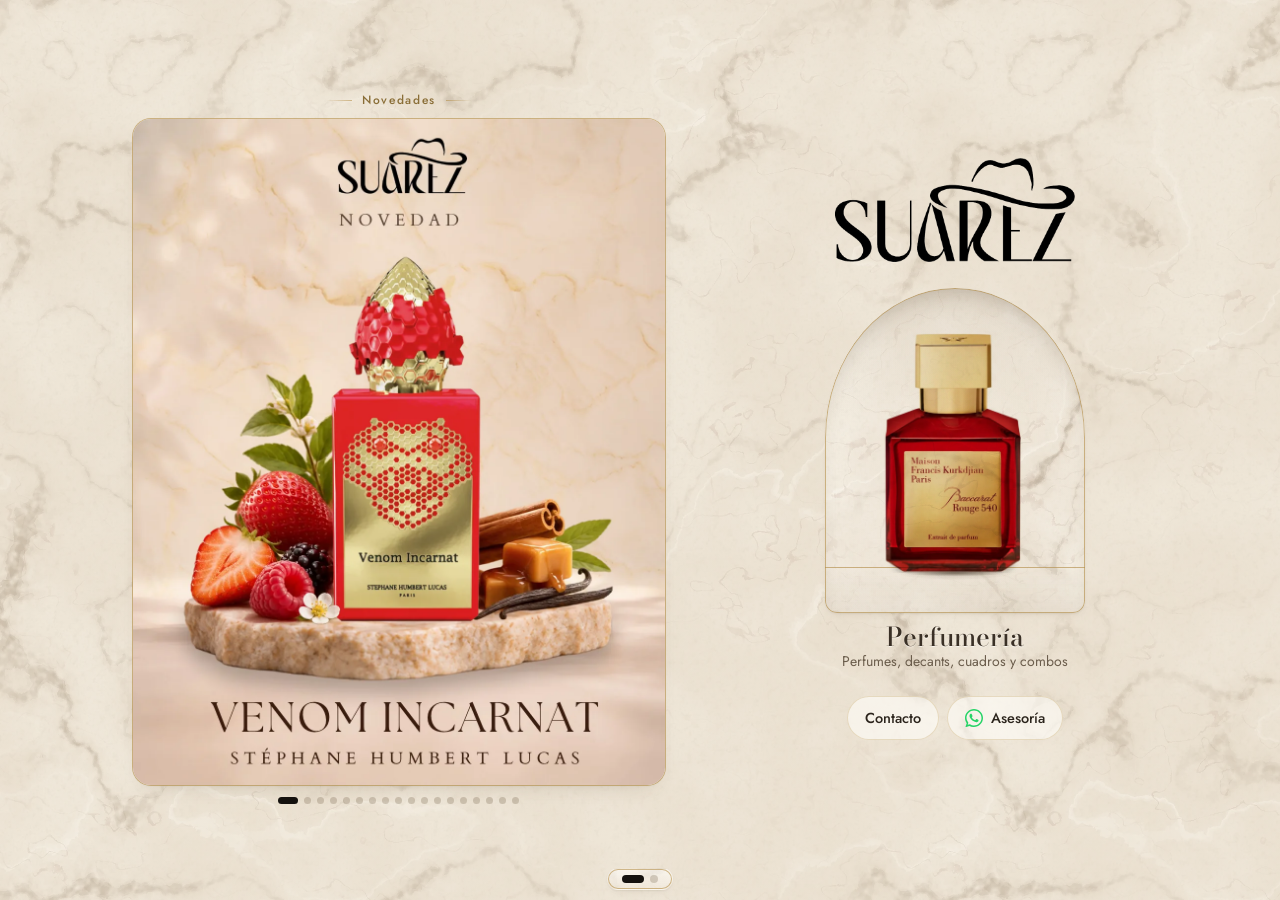
<file: index.html>
<!DOCTYPE html>
<html lang="es">

<head>
    <meta charset="UTF-8">
    <meta name="viewport" content="width=device-width, initial-scale=1.0">
    <title>Perfumería Suárez | Perfumes Originales en Bolivia</title>
    <meta name="description" content="Perfumería Suárez: tu perfumería de confianza en Bolivia. Catálogo completo de perfumes originales para mujer y hombre. Envíos a todo el país.">
    <meta name="keywords" content="perfumería Bolivia, perfumes originales, comprar perfume online Bolivia, perfumería Santa Cruz, catálogo perfumes, decants Bolivia">
    <link rel="canonical" href="https://perfumeriasuarez.com/">
    <meta name="robots" content="index,follow">
    <meta name="geo.region" content="BO">
    <meta name="geo.placename" content="Bolivia">
    <link rel="alternate" hreflang="es-BO" href="https://perfumeriasuarez.com/">
    <link rel="alternate" hreflang="x-default" href="https://perfumeriasuarez.com/">
    <meta property="og:type" content="website">
    <meta property="og:site_name" content="Perfumería Suárez">
    <meta property="og:title" content="Perfumería Suárez | Perfumes Originales en Bolivia">
    <meta property="og:description" content="Perfumería Suárez: tu perfumería de confianza en Bolivia. Catálogo completo de perfumes originales para mujer y hombre. Envíos a todo el país.">
    <meta property="og:url" content="https://perfumeriasuarez.com/">
    <meta property="og:image" content="https://perfumeriasuarez.com/imagenes/applogo.png">
    <meta property="og:locale" content="es_BO">
    <meta name="twitter:card" content="summary_large_image">
    <meta name="twitter:title" content="Perfumería Suárez | Perfumes Originales en Bolivia">
    <meta name="twitter:description" content="Perfumería Suárez: tu perfumería de confianza en Bolivia. Catálogo completo de perfumes originales para mujer y hombre. Envíos a todo el país.">
    <meta name="twitter:image" content="https://perfumeriasuarez.com/imagenes/applogo.png">
    <link rel="stylesheet" href="css/styles.css">
    <link rel="stylesheet" href="css/pages/swipe-hub.css">
    <link rel="stylesheet" href="css/components/cart.css">
    <link rel="icon" sizes="16x16 32x32 48x48" href="imagenes/Cowboy.ico" type="image/x-icon">
    <link rel="manifest" href="/manifest.json">
    <link rel="apple-touch-icon" href="imagenes/applogo.png">
    <meta name="apple-mobile-web-app-capable" content="yes">
    <meta name="apple-mobile-web-app-status-bar-style" content="white">
    <meta name="apple-mobile-web-app-title" content="Perfumería Suárez">
    <script src="/js/runtime-config.js"></script>
    <script type="application/ld+json">
        {
            "@context": "https://schema.org",
            "@type": "WebSite",
            "name": "Perfumería Suárez",
            "url": "https://perfumeriasuarez.com/",
            "inLanguage": "es-BO",
            "potentialAction": {
                "@type": "SearchAction",
                "target": "https://perfumeriasuarez.com/?seccion=search&q={search_term_string}",
                "query-input": "required name=search_term_string"
            }
        }
    </script>
    <script type="application/ld+json">
        {
            "@context": "https://schema.org",
            "@type": "Store",
            "name": "Perfumería Suárez",
            "url": "https://perfumeriasuarez.com",
            "description": "Perfumería con catálogo completo de perfumes originales en Bolivia. Perfumes para mujer y hombre de las mejores marcas internacionales.",
            "image": "https://perfumeriasuarez.com/imagenes/Suarez.png",
            "priceRange": "$$",
            "address": {
                "@type": "PostalAddress",
                "addressCountry": "BO"
            },
            "telephone": "+59178064327",
            "sameAs": [
                "https://wa.me/59178064327"
            ]
        }
    </script>
</head>

<body class="swipe-hub">
    <div data-include="header.html"></div>
    <main class="swipe-container">
        <div class="swipe-stage" role="region" aria-label="Catálogo deslizable">
        <div class="swipe-track" id="swipe-track">
            <section class="swipe-panel" data-src="catalogo.html" aria-label="Inicio">
                <iframe title="Inicio"></iframe>
                <div class="panel-loading">Cargando Inicio…</div>
            </section>
            <section class="swipe-panel" data-src="perfumeria.html" aria-label="Perfumería">
                <iframe title="Perfumería"></iframe>
                <div class="panel-loading">Cargando Perfumería…</div>
            </section>
            <section class="swipe-panel swipe-panel--aux" data-src="search.html" aria-label="Vista secundaria">
                <iframe title="Vista secundaria"></iframe>
                <div class="panel-loading">Cargando vista…</div>
            </section>
        </div>
        <div class="swipe-progress" aria-hidden="true">
            <span class="is-active"></span>
            <span></span>
        </div>
    </div>
    </main>
    <div data-include="catalog-nav.html"></div>
    <script src="js/core/app.js"></script>
    <script src="js/models/catalog.model.js"></script>
    <script src="js/models/search.model.js"></script>
    <script src="js/models/combo.model.js"></script>
    <script src="js/views/common.view.js"></script>
    <script src="js/views/include.view.js"></script>
    <script src="js/views/catalog.view.js"></script>
    <script src="js/views/search.view.js"></script>
    <script src="js/views/shell.view.js"></script>
    <script src="js/viewmodels/common.viewmodel.js"></script>
    <script src="js/viewmodels/include.viewmodel.js"></script>
    <script src="js/viewmodels/search.viewmodel.js"></script>
    <script src="js/viewmodels/catalog.viewmodel.js"></script>
    <script src="js/viewmodels/home.viewmodel.js"></script>
    <script src="js/viewmodels/shell.viewmodel.js"></script>
    <script src="js/scripts.js"></script>
    <script src="js/core/pedido.js"></script>
    <script src="js/include.js"></script>
</body>

</html>
</file>
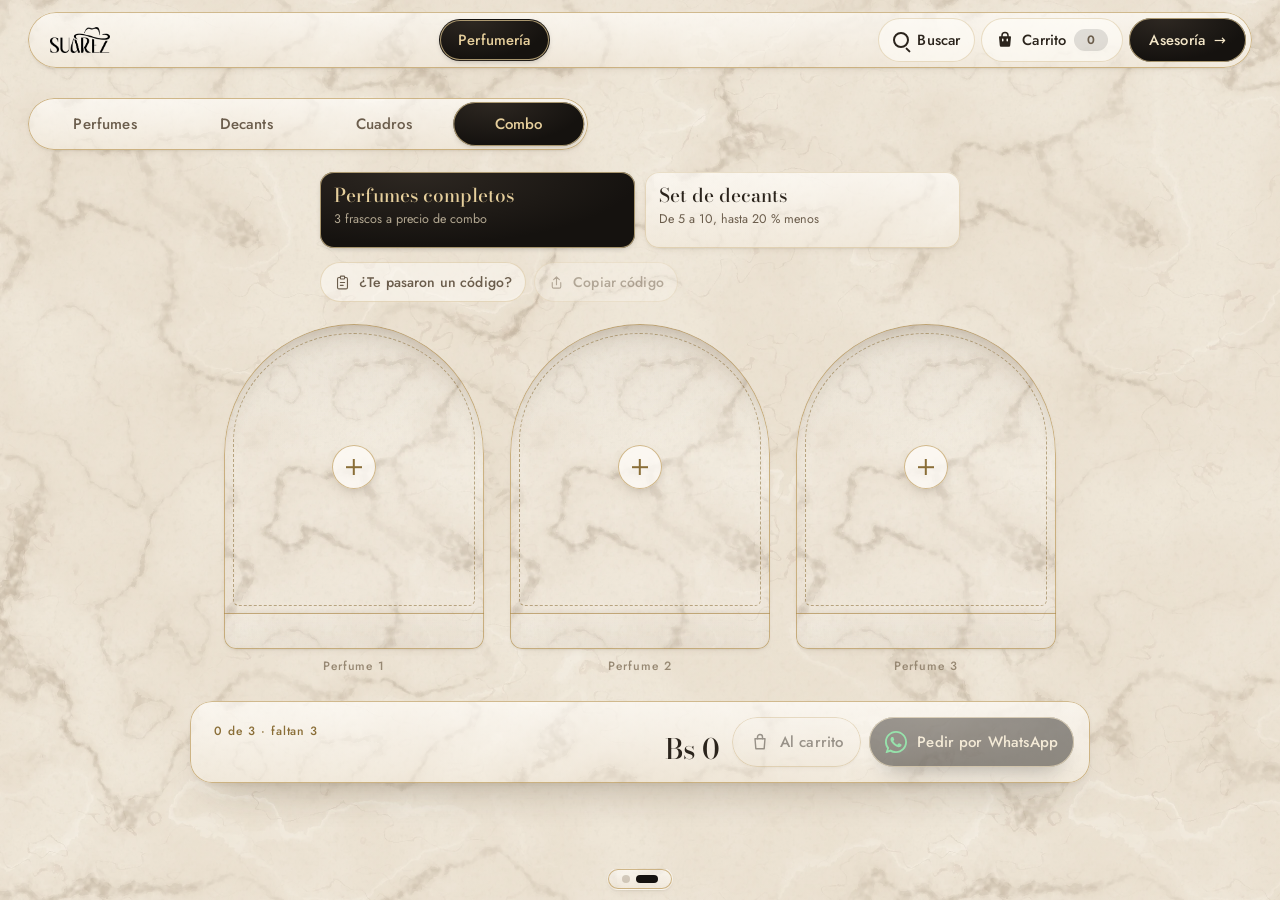
<file: armarcombo.html>
<!DOCTYPE html>
<html lang="es">
<head>
    <meta charset="UTF-8">
    <meta name="viewport" content="width=device-width, initial-scale=1.0">
    <meta name="robots" content="noindex">
    <title>Arma tu combo | Perfumería Suárez</title>
    <!-- Arma tu combo ahora es una sala de Perfumería. Esta página queda solo para los
         links viejos: un refresh común la lleva a la sala, en cualquier hosting. -->
    <!-- Un link compartido (`?combo=SRZ-…`) lleva su código a la sala; el refresh
         de abajo queda para cuando no hay JavaScript. -->
    <script>
        (function () {
            var destino = new URLSearchParams({ seccion: 'perfumeria', sala: 'combo' });
            var codigo = new URLSearchParams(location.search).get('combo');
            if (codigo) destino.set('combo', codigo);
            location.replace('/?' + destino.toString());
        })();
    </script>
    <meta http-equiv="refresh" content="0; url=/?seccion=perfumeria&amp;sala=combo">
    <link rel="canonical" href="https://perfumeriasuarez.com/">
</head>
<body>
    <p><a href="/?seccion=perfumeria&amp;sala=combo">Ir a Arma tu combo en Perfumería</a></p>
</body>
</html>
</file>
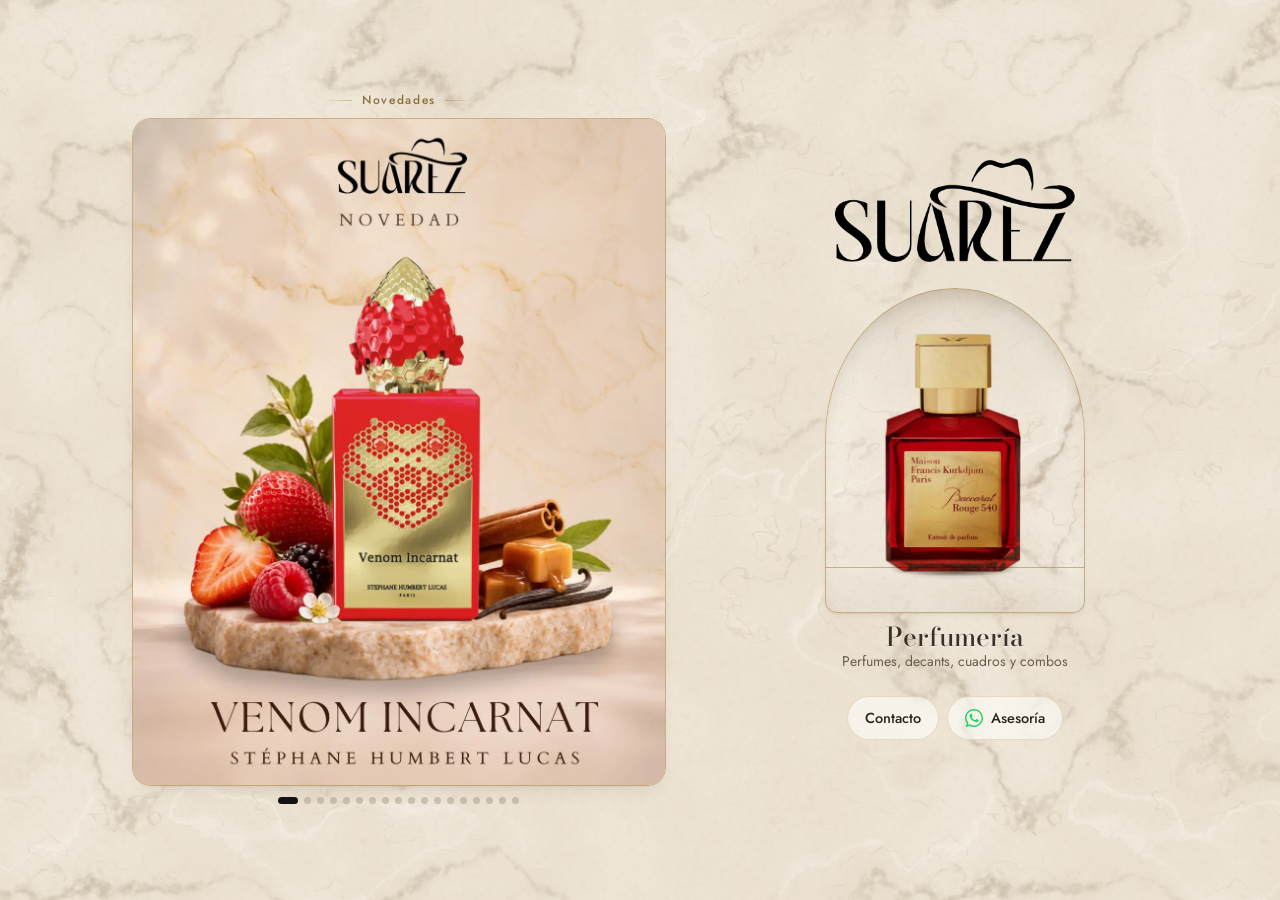
<file: catalogo.html>
<!DOCTYPE html>
<html lang="es">

<head>
    <meta charset="UTF-8">
    <meta name="viewport" content="width=device-width, initial-scale=1.0, viewport-fit=cover">
    <meta name="robots" content="noindex">
        <title>Inicio | Perfumería Suárez</title>
    <link rel="stylesheet" href="css/styles.css">
    <link rel="stylesheet" href="css/pages/catalog-home.css">
    <link rel="icon" sizes="16x16 32x32 48x48" href="imagenes/Cowboy.ico" type="image/x-icon">
    <link rel="manifest" href="/manifest.json">
    <link rel="apple-touch-icon" href="imagenes/applogo.png">
    <meta name="apple-mobile-web-app-capable" content="yes">
    <meta name="apple-mobile-web-app-status-bar-style" content="white">
    <meta name="apple-mobile-web-app-title" content="Perfumería Suárez">
    <script src="/js/runtime-config.js"></script>
</head>

<body class="home-hub">
    <main class="inicio" aria-label="Inicio">
        <img src="imagenes/Suarez.png" alt="Perfumería Suárez" class="inicio-logo" width="742" height="320" fetchpriority="high">

        <section class="inicio-novedades" aria-label="Novedades">
            <span class="inicio-eyebrow">Novedades</span>
            <div class="inicio-vitrina home-novedades__viewport" data-shell-swipe-ignore>
                <div class="home-novedades__track" id="novedades-track"></div>
                <!-- El carrusel lo arma js/home-novedades.js con js/data/novedades.js (lo publica
                     el ERP). Estas diapositivas son solo el respaldo si ese archivo falta: dentro
                     de un <template> el navegador no las descarga salvo que hagan falta. -->
                <template id="novedades-respaldo">
                    <a class="home-novedades__slide" href="perfume.html#id=hacivat-nishane-nishane" data-shell-target="perfume.html#id=hacivat-nishane-nishane" aria-label="Novedad: Nishane Hacivat">
                        <img src="imagenes/novedades/novedad-30.jpg" alt="Novedad — Nishane Hacivat" width="1080" height="1350" loading="eager" decoding="async">
                    </a>
                    <a class="home-novedades__slide" href="perfume.html#id=van-py-rhum-lorenzo-pazzaglia" data-shell-target="perfume.html#id=van-py-rhum-lorenzo-pazzaglia" aria-label="Novedad: Lorenzo Pazzaglia Van Py Rhum">
                        <img src="imagenes/novedades/novedad-34.webp" alt="Novedad — Lorenzo Pazzaglia Van Py Rhum" width="1080" height="1350" loading="lazy" decoding="async">
                    </a>
                    <a class="home-novedades__slide" href="perfume.html#id=sweet-xplosion-lorenzo-pazzaglia" data-shell-target="perfume.html#id=sweet-xplosion-lorenzo-pazzaglia" aria-label="Novedad: Lorenzo Pazzaglia Sweet Xplosion">
                        <img src="imagenes/novedades/novedad-33.webp" alt="Novedad — Lorenzo Pazzaglia Sweet Xplosion" width="1080" height="1350" loading="lazy" decoding="async">
                    </a>
                    <a class="home-novedades__slide" href="perfume.html#id=on-a-date-maison-margiela" data-shell-target="perfume.html#id=on-a-date-maison-margiela" aria-label="Novedad: Maison Margiela On A Date">
                        <img src="imagenes/novedades/novedad-35.webp" alt="Novedad — Maison Margiela On A Date" width="1080" height="1350" loading="lazy" decoding="async">
                    </a>
                    <a class="home-novedades__slide" href="perfume.html#id=xj-1861-renaissance-xerjoff" data-shell-target="perfume.html#id=xj-1861-renaissance-xerjoff" aria-label="Novedad: Xerjoff XJ 1861 Renaissance">
                        <img src="imagenes/novedades/novedad-32.jpg" alt="Novedad — Xerjoff XJ 1861 Renaissance" width="1080" height="1350" loading="lazy" decoding="async">
                    </a>
                    <a class="home-novedades__slide" href="search.html#q=Lorenzo%20Pazzaglia" data-shell-target="search.html#q=Lorenzo%20Pazzaglia" aria-label="Novedad: nuevos perfumes Lorenzo Pazzaglia">
                        <img src="imagenes/novedades/novedad-26.jpg" alt="Novedad — Nuevos perfumes Lorenzo Pazzaglia" width="1254" height="1254" loading="lazy" decoding="async">
                    </a>
                    <a class="home-novedades__slide" href="perfume.html#id=park-avenue-south-bond-no-9" data-shell-target="perfume.html#id=park-avenue-south-bond-no-9" aria-label="Novedad: Bond No. 9 Park Avenue South">
                        <img src="imagenes/novedades/novedad-37.webp" alt="Novedad — Bond No. 9 Park Avenue South" width="1080" height="1350" loading="lazy" decoding="async">
                    </a>
                    <a class="home-novedades__slide" href="perfume.html#id=queens-bond-no-9" data-shell-target="perfume.html#id=queens-bond-no-9" aria-label="Novedad: Bond No. 9 Queens">
                        <img src="imagenes/novedades/novedad-39.webp" alt="Novedad — Bond No. 9 Queens" width="1080" height="1350" loading="lazy" decoding="async">
                    </a>
                    <a class="home-novedades__slide" href="perfume.html#id=love-in-white-for-summer-creed" data-shell-target="perfume.html#id=love-in-white-for-summer-creed" aria-label="Novedad: Creed Love In White For Summer">
                        <img src="imagenes/novedades/novedad-38.webp" alt="Novedad — Creed Love in White for the Summer" width="1080" height="1350" loading="lazy" decoding="async">
                    </a>
                    <a class="home-novedades__slide" href="perfume.html#id=one-million-black-paco-rabanne" data-shell-target="perfume.html#id=one-million-black-paco-rabanne" aria-label="Novedad: Rabanne One Million Black">
                        <img src="imagenes/novedades/novedad-31.jpg" alt="Novedad — Rabanne One Million Black" width="1080" height="1350" loading="lazy" decoding="async">
                    </a>
                    <a class="home-novedades__slide" href="perfume.html#id=soleil-blanc-edp-tom-ford" data-shell-target="perfume.html#id=soleil-blanc-edp-tom-ford" aria-label="Novedad: Tom Ford Soleil Blanc">
                        <img src="imagenes/novedades/novedad-28.jpg" alt="Novedad — Tom Ford Soleil Blanc" width="1193" height="1319" loading="lazy" decoding="async">
                    </a>
                    <a class="home-novedades__slide" href="perfume.html#id=side-effect-initio-parfums-prives" data-shell-target="perfume.html#id=side-effect-initio-parfums-prives" aria-label="Novedad: Initio Parfums Privés Side Effect">
                        <img src="imagenes/novedades/novedad-29.jpg" alt="Novedad — Initio Parfums Privés Side Effect" width="1193" height="1319" loading="lazy" decoding="async">
                    </a>
                    <a class="home-novedades__slide" href="perfume.html#id=i-will-giorgio-armani" data-shell-target="perfume.html#id=i-will-giorgio-armani" aria-label="Novedad: Giorgio Armani I Will">
                        <img src="imagenes/novedades/novedad-25.jpg" alt="Novedad — Giorgio Armani I Will" width="1122" height="1402" loading="lazy" decoding="async">
                    </a>
                    <a class="home-novedades__slide" href="perfume.html#id=sauvage-extrait-dior" data-shell-target="perfume.html#id=sauvage-extrait-dior" aria-label="Novedad: Dior Sauvage Extrait">
                        <img src="imagenes/novedades/novedad-18.jpg" alt="Novedad — Dior Sauvage Extrait" width="1254" height="1254" loading="lazy" decoding="async">
                    </a>
                    <a class="home-novedades__slide" href="https://wa.me/59178064327?text=Hola%2C%20quiero%20saber%20m%C3%A1s%20sobre%20212%20VIP%20Black%20de%20Carolina%20Herrera%2C%20por%20favor." target="_blank" rel="noopener noreferrer" aria-label="Consultar 212 VIP Black de Carolina Herrera por WhatsApp">
                        <img src="imagenes/novedades/novedad-36.webp" alt="Novedad — Carolina Herrera 212 VIP Black" width="1080" height="1350" loading="lazy" decoding="async">
                    </a>
                </template>
            </div>
            <div class="home-novedades__dots" id="novedades-dots" role="tablist" aria-label="Seleccionar novedad"></div>
        </section>

        <nav class="inicio-puertas" aria-label="Secciones">
            <a class="puerta puerta--perfumeria" href="perfumeria.html" data-shell-target="perfumeria.html">
                <span class="puerta__nicho" aria-hidden="true">
                    <img class="puerta__objeto" src="imagenes/fotos-catalogo/mfk/BACCARAT ROUGE 540 EXTRAIT.webp" alt="" decoding="async">
                    <span class="puerta__piso"></span>
                </span>
                <span class="puerta__nombre">Perfumería</span>
                <span class="puerta__nota">Perfumes, decants, cuadros y combos</span>
            </a>
        </nav>

        <div class="inicio-extras">
            <a class="inicio-extra" href="contacto.html" data-shell-target="contacto.html">Contacto</a>
            <a class="inicio-extra inicio-extra--wa" href="https://wa.me/59178064327" target="_blank" rel="noopener noreferrer">
                <span class="pedido-wa" aria-hidden="true"></span>Asesoría
            </a>
        </div>
    </main>
    <script src="js/core/app.js"></script>
    <!-- ?v= obliga a bajar estos dos junto con este HTML: una copia vieja en caché
         (hasta 10 min en GitHub Pages) deja el carrusel vacío. Subir el número al cambiarlos. -->
    <script src="js/viewmodels/home.viewmodel.js?v=2026-11-16"></script>
    <script src="js/data/novedades.js"></script>
    <script src="js/home-novedades.js?v=2026-11-23"></script>
</body>

</html>
</file>
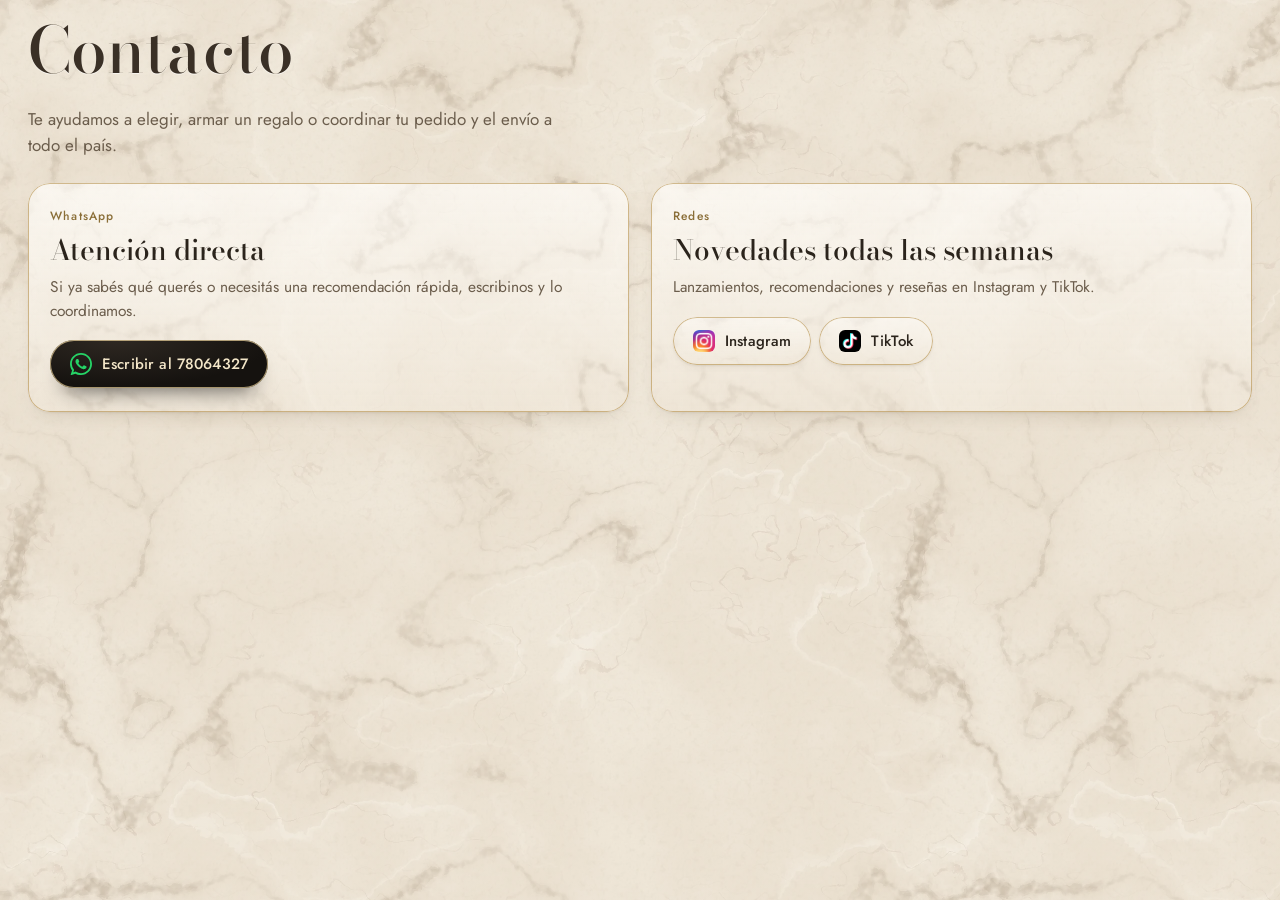
<file: contacto.html>
<!DOCTYPE html>
<html lang="es">
<head>
    <meta charset="UTF-8">
    <meta name="viewport" content="width=device-width, initial-scale=1.0">
    <meta name="robots" content="noindex">
        <title>Contacto</title>
    <link rel="stylesheet" href="css/styles.css">
    <link rel="icon" sizes="16x16 32x32 48x48" href="imagenes/Cowboy.ico" type="image/x-icon">
    <link rel="manifest" href="/manifest.json">
    <link rel="apple-touch-icon" href="imagenes/applogo.png">
    <meta name="apple-mobile-web-app-capable" content="yes">
    <meta name="apple-mobile-web-app-status-bar-style" content="white">
    <meta name="apple-mobile-web-app-title" content="Perfumería Suárez">
    <script src="/js/runtime-config.js"></script>
    <meta property="og:title" content="Contacto">
    <meta property="og:description" content="¡Contáctanos en nuestras redes sociales!.">
    <meta property="og:image" content="https://alexjarkov.github.io/PerfSuarez/imagenes/miniatura.JPEG">
    <meta property="og:url" content="http://alexjarkov.github.io/PerfSuarez/contacto.html">
    <meta property="og:type" content="website">
    <link rel="stylesheet" href="css/pages/perfumeria.css">
    <link rel="stylesheet" href="css/pages/contacto.css">
</head>
<body class="contacto-page perfumeria-page">
    <main class="perf contacto">
        <header class="perf-cabeza">
            <div class="perf-cabeza__fila">
                <h1 class="perf-titulo">Contacto</h1>
            </div>
        </header>

        <p class="contacto-lema">Te ayudamos a elegir, armar un regalo o coordinar tu pedido y el envío a todo el país.</p>

        <section class="contacto-losas">
            <article class="contacto-losa contacto-losa--wa">
                <span class="perf-etiqueta">WhatsApp</span>
                <h2>Atención directa</h2>
                <p>Si ya sabés qué querés o necesitás una recomendación rápida, escribinos y lo coordinamos.</p>
                <a href="https://wa.me/59178064327" class="perf-boton perf-boton--negro" target="_blank" rel="noopener noreferrer">
                    <span class="perf-wa" aria-hidden="true"></span>
                    <span>Escribir al 78064327</span>
                </a>
            </article>
            <article class="contacto-losa">
                <span class="perf-etiqueta">Redes</span>
                <h2>Novedades todas las semanas</h2>
                <p>Lanzamientos, recomendaciones y reseñas en Instagram y TikTok.</p>
                <div class="contacto-redes">
                    <a href="https://www.instagram.com/perfumeria.suarez?igsh=ano2ZTkzdHlnamJ3" class="perf-boton perf-boton--losa" target="_blank" rel="noopener noreferrer">
                        <img src="imagenes/fotos-botones/instagram.png" alt="" width="22" height="22">
                        <span>Instagram</span>
                    </a>
                    <a href="https://www.tiktok.com/@perfumeria_suarez?_t=8nwhj86o35q&amp;_r=1" class="perf-boton perf-boton--losa" target="_blank" rel="noopener noreferrer">
                        <img src="imagenes/fotos-botones/tiktok.jpg" alt="" width="22" height="22">
                        <span>TikTok</span>
                    </a>
                </div>
            </article>
        </section>
    </main>
    <script src="js/core/app.js"></script>
</body>

</html>
</file>
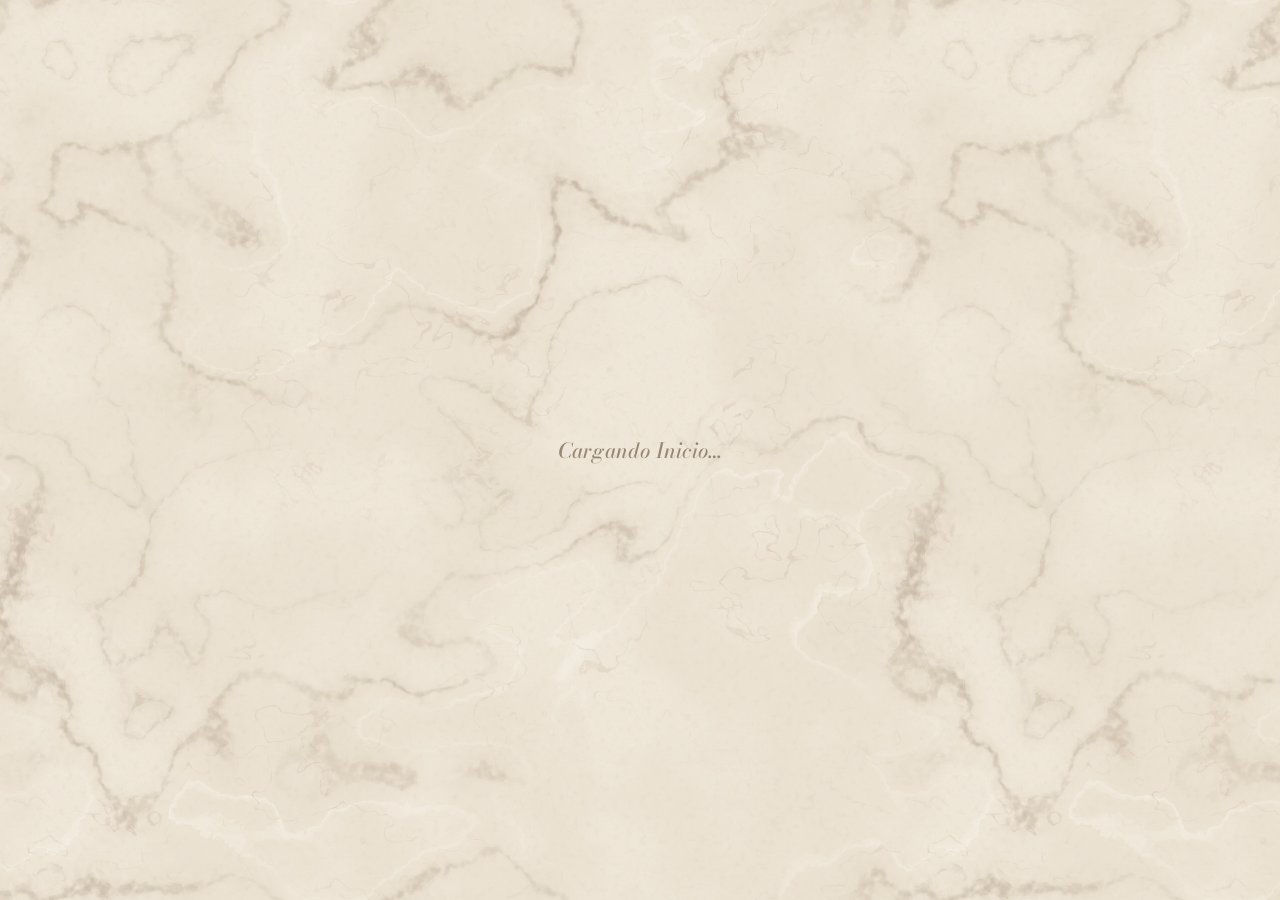
<file: cuadros.html>
<!DOCTYPE html>
<html lang="es">
<head>
    <meta charset="UTF-8">
    <meta name="viewport" content="width=device-width, initial-scale=1.0">
    <meta name="robots" content="noindex">
    <title>Cuadros | Perfumería Suárez</title>
    <!-- Cuadros ahora es una sala de Perfumería. Esta página queda solo para los
         links viejos: un refresh común la lleva a la sala, en cualquier hosting. -->
    <meta http-equiv="refresh" content="0; url=/?seccion=perfumeria&amp;sala=cuadros">
    <link rel="canonical" href="https://perfumeriasuarez.com/">
</head>
<body>
    <p><a href="/?seccion=perfumeria&amp;sala=cuadros">Ir a Cuadros en Perfumería</a></p>
</body>
</html>
</file>
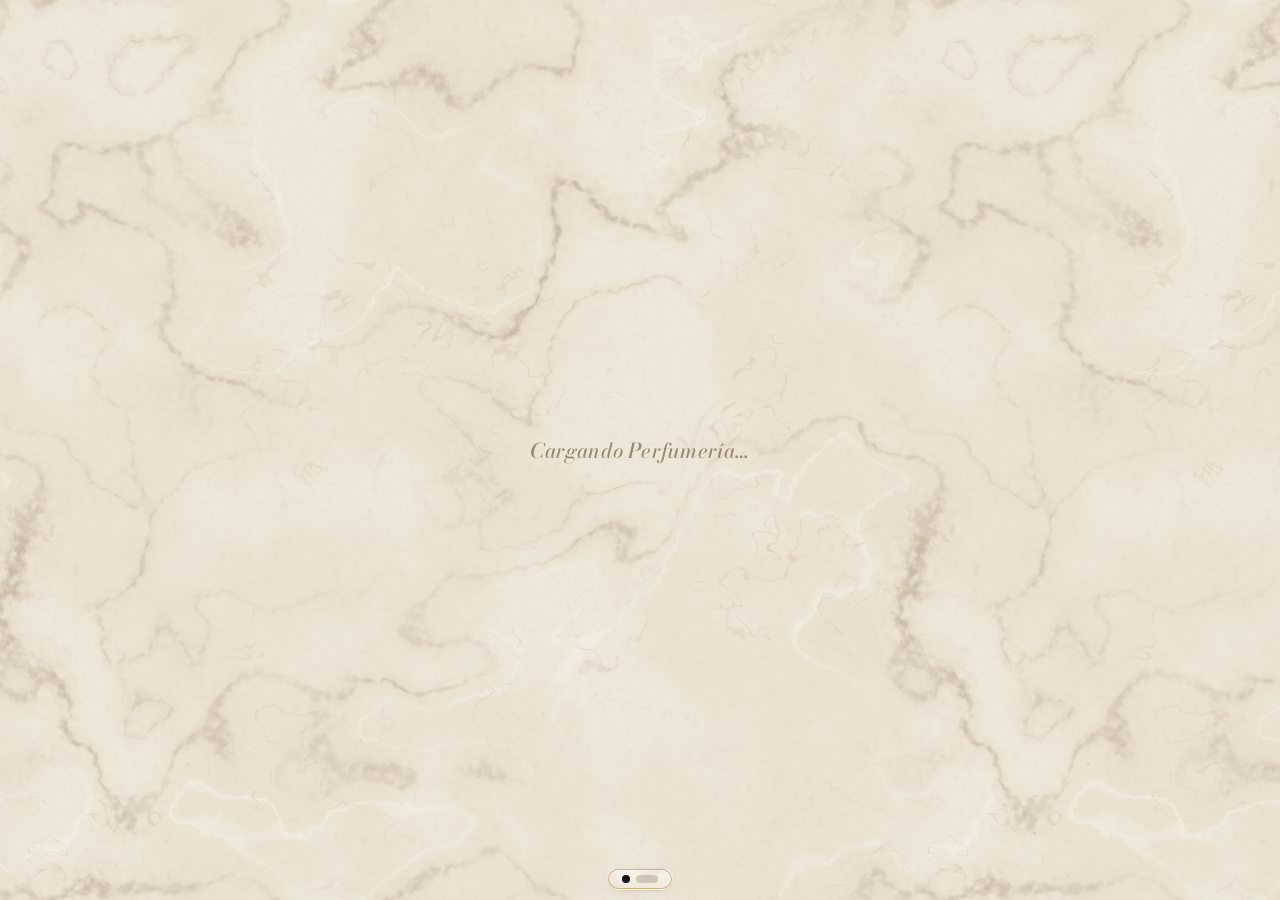
<file: decants.html>
<!DOCTYPE html>
<html lang="es">
<head>
    <meta charset="UTF-8">
    <meta name="viewport" content="width=device-width, initial-scale=1.0">
    <meta name="robots" content="noindex">
    <title>Decants | Perfumería Suárez</title>
    <!-- Decants ahora es una sala de Perfumería. Esta página queda solo para los
         links viejos: un refresh común la lleva a la sala, en cualquier hosting. -->
    <meta http-equiv="refresh" content="0; url=/?seccion=perfumeria&amp;sala=decants">
    <link rel="canonical" href="https://perfumeriasuarez.com/">
</head>
<body>
    <p><a href="/?seccion=perfumeria&amp;sala=decants">Ir a Decants en Perfumería</a></p>
</body>
</html>
</file>
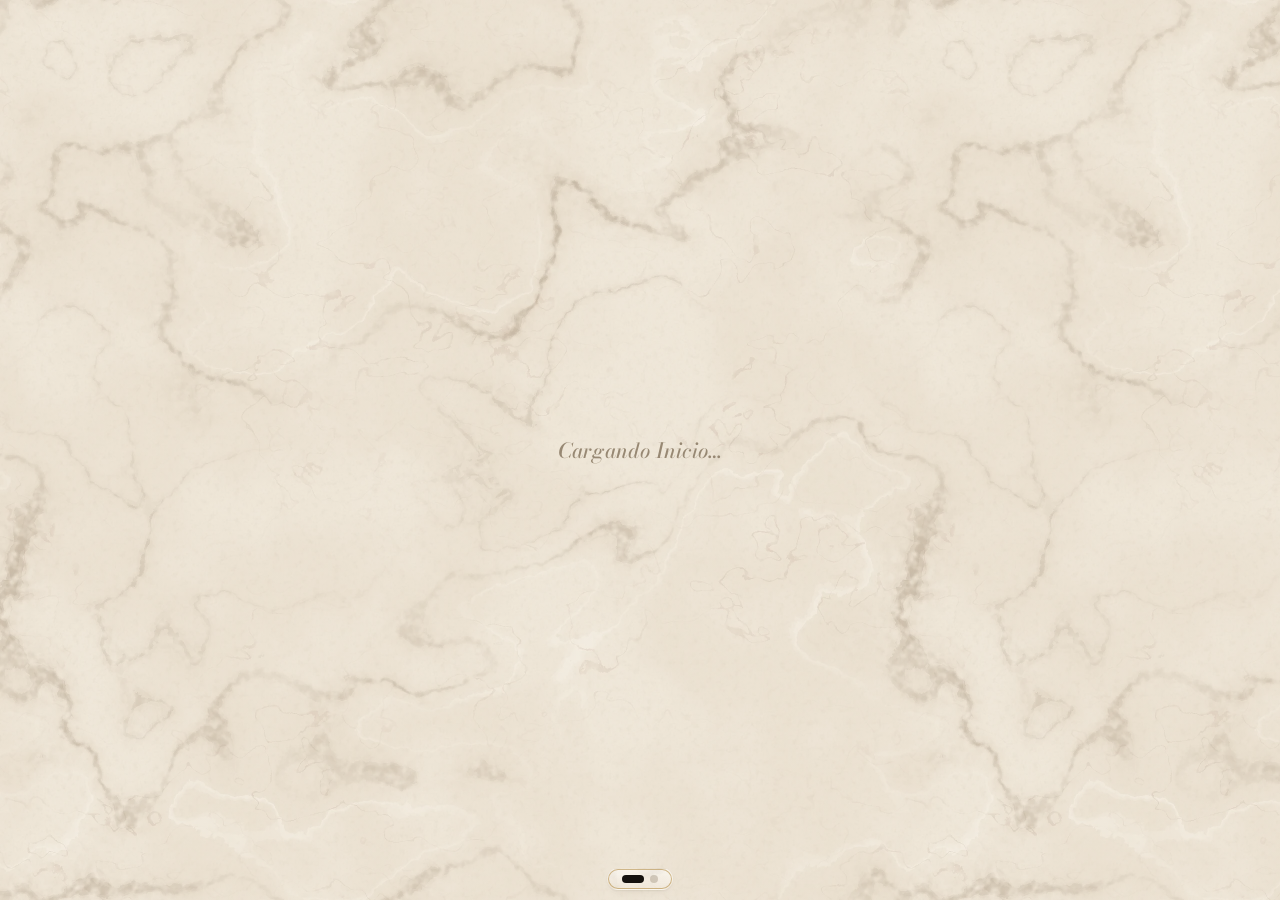
<file: mysterybox.html>
<!DOCTYPE html>
<html lang="es">
<head>
    <meta charset="UTF-8">
    <meta name="viewport" content="width=device-width, initial-scale=1.0">
    <meta name="robots" content="noindex">
    <title>Mystery Box | Perfumería Suárez</title>
    <!-- Mystery Box está discontinuado. Esta página queda solo para los links viejos:
         un refresh común lleva al inicio, en cualquier hosting. -->
    <meta http-equiv="refresh" content="0; url=/">
    <link rel="canonical" href="https://perfumeriasuarez.com/">
</head>
<body>
    <p><a href="/">Ir a Perfumería Suárez</a></p>
</body>
</html>
</file>
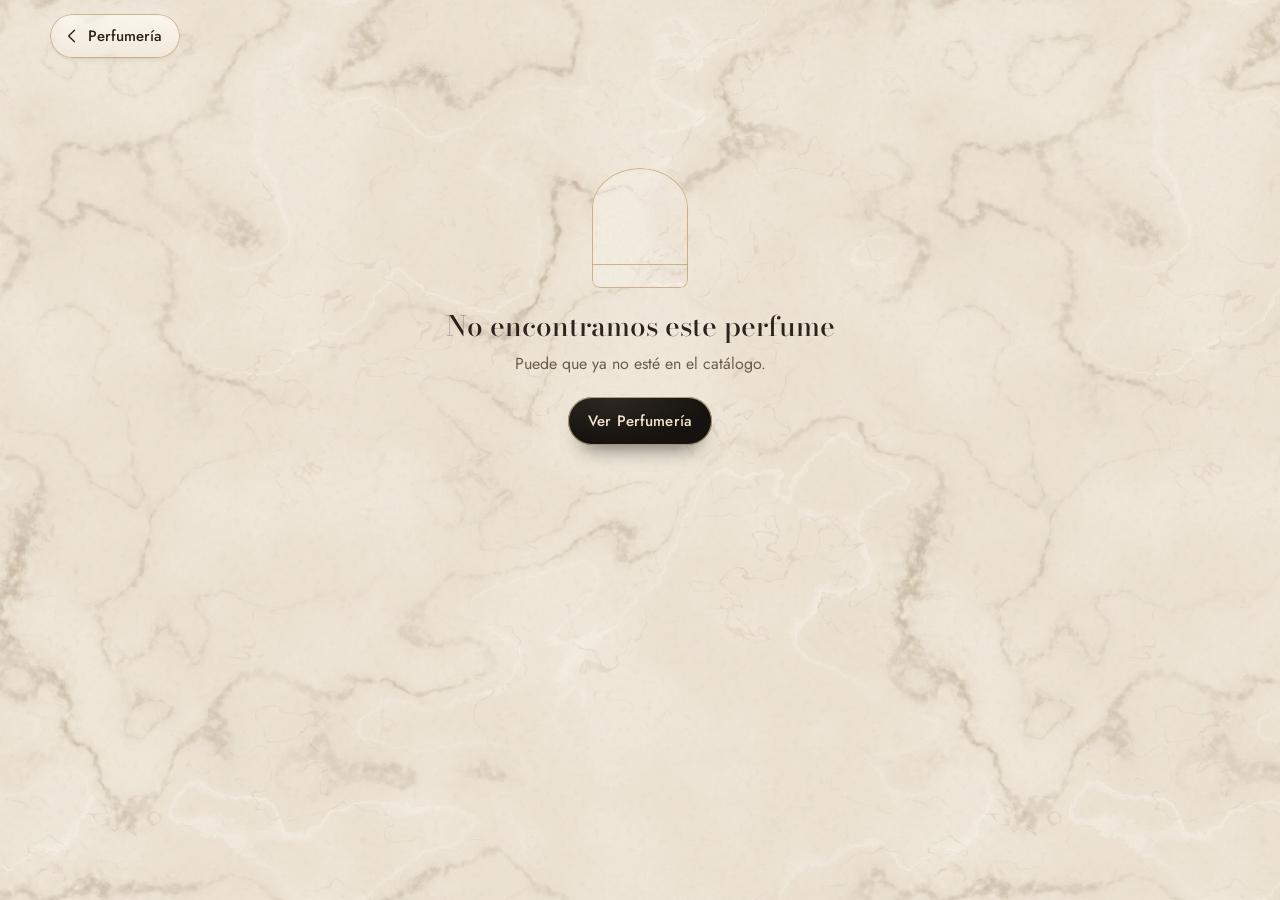
<file: perfume.html>
<!DOCTYPE html>
<html lang="es">

<head>
    <meta charset="UTF-8">
    <meta name="viewport" content="width=device-width, initial-scale=1.0, viewport-fit=cover">
    <meta name="robots" content="noindex">
    <title>Perfume | Perfumería Suárez</title>
    <link rel="preload" href="/imagenes/marmol.webp" as="image" type="image/webp">
    <link rel="stylesheet" href="css/styles.css">
    <link rel="stylesheet" href="css/pages/perfumeria.css">
    <link rel="stylesheet" href="css/pages/perfume-detail.css">
    <link rel="icon" sizes="16x16 32x32 48x48" href="imagenes/Cowboy.ico" type="image/x-icon">
    <link rel="manifest" href="/manifest.json">
    <link rel="apple-touch-icon" href="imagenes/applogo.png">
    <meta name="apple-mobile-web-app-capable" content="yes">
    <meta name="apple-mobile-web-app-title" content="Perfumería Suárez">
    <script src="/js/runtime-config.js"></script>
</head>

<body class="detail-page perfumeria-page">
    <main class="ficha" id="detail-root">
        <div class="ficha-cabeza">
            <a class="ficha-volver" id="back-btn" href="perfumeria.html">
                <svg viewBox="0 0 24 24" aria-hidden="true"><path d="M15 5 8 12l7 7"/></svg>
                <span>Perfumería</span>
            </a>
        </div>
        <div class="ficha-vacia" id="not-found" hidden>
            <span class="ficha-vacia__nicho" aria-hidden="true"></span>
            <h1>No encontramos este perfume</h1>
            <p>Puede que ya no esté en el catálogo.</p>
            <a class="perf-boton perf-boton--negro" href="perfumeria.html" data-volver>Ver Perfumería</a>
        </div>
    </main>

    <script src="js/core/app.js"></script>
    <script src="js/data/perfumes-data.js"></script>
    <script src="js/scripts.js"></script>
    <script src="js/viewmodels/catalog-renderer.js"></script>
    <script src="js/core/pedido.js"></script>
    <script src="js/viewmodels/perfume-detalle.js"></script>
</body>

</html>
</file>
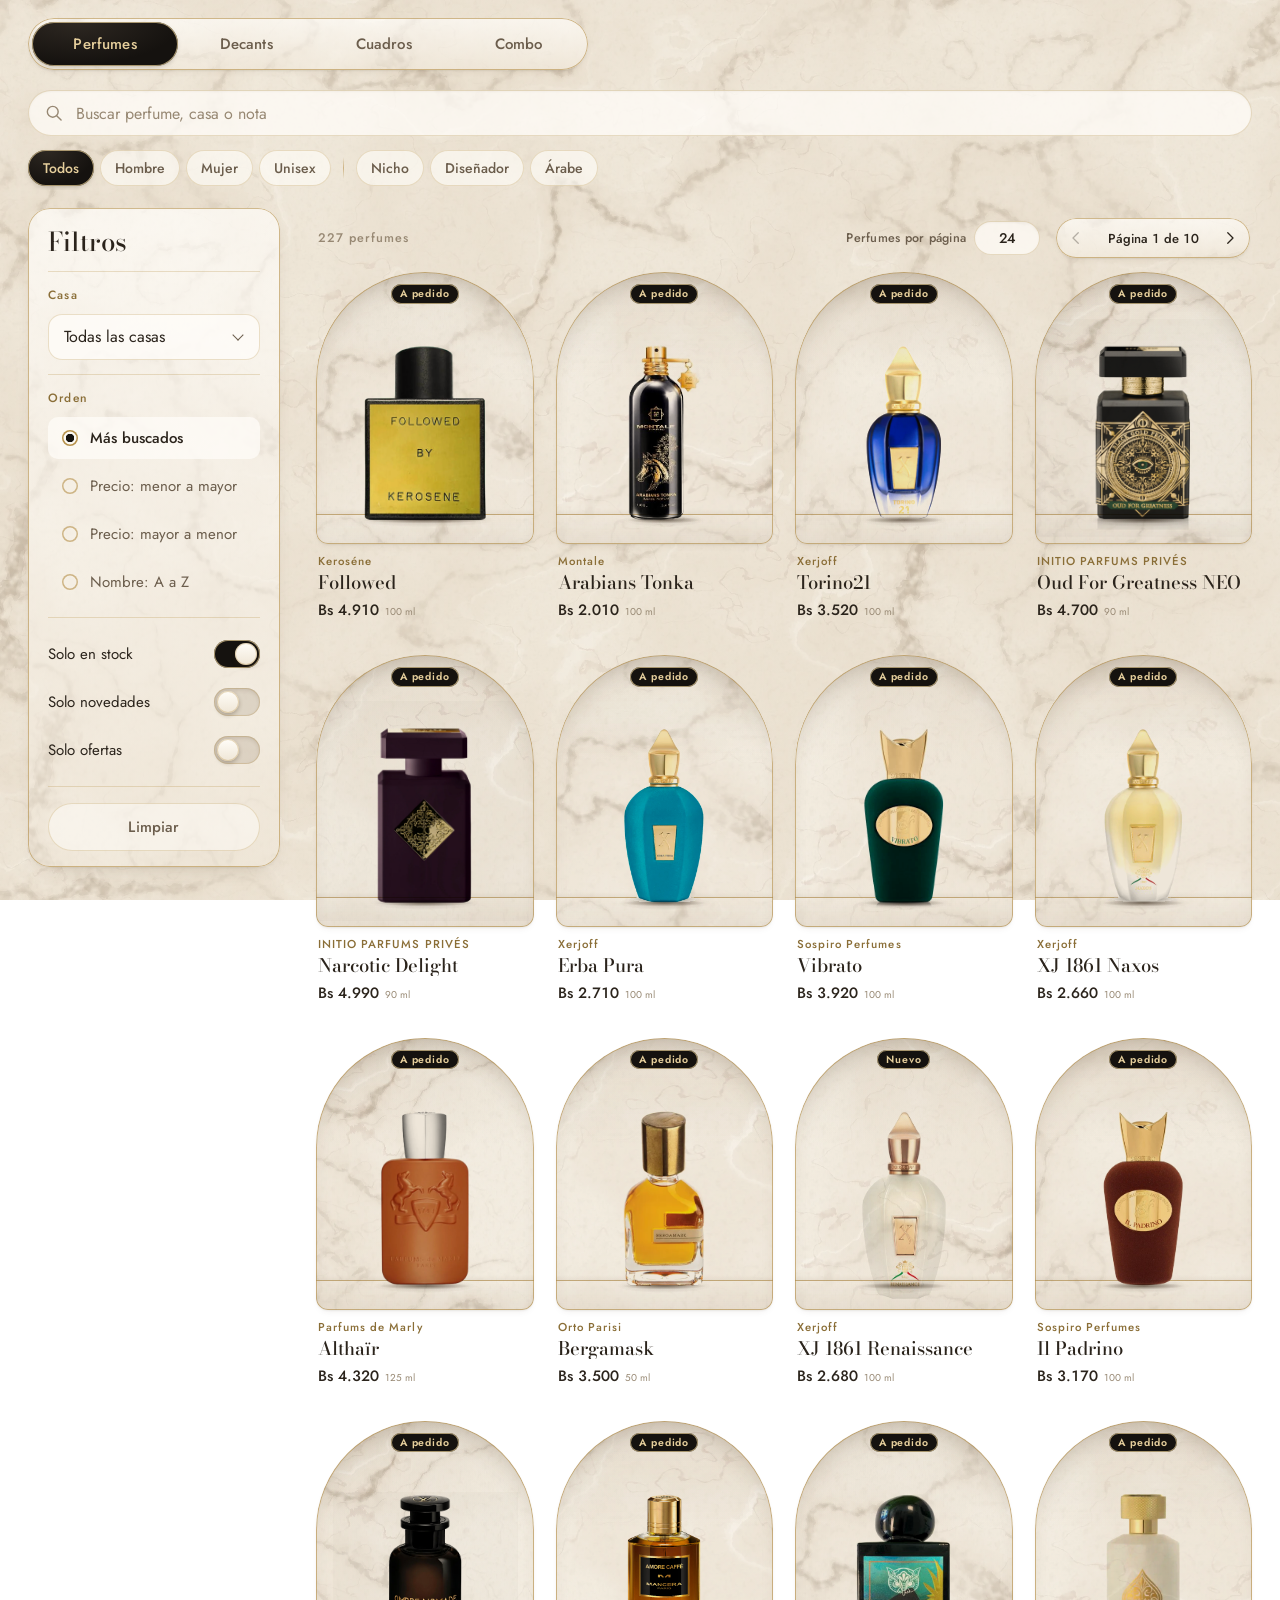
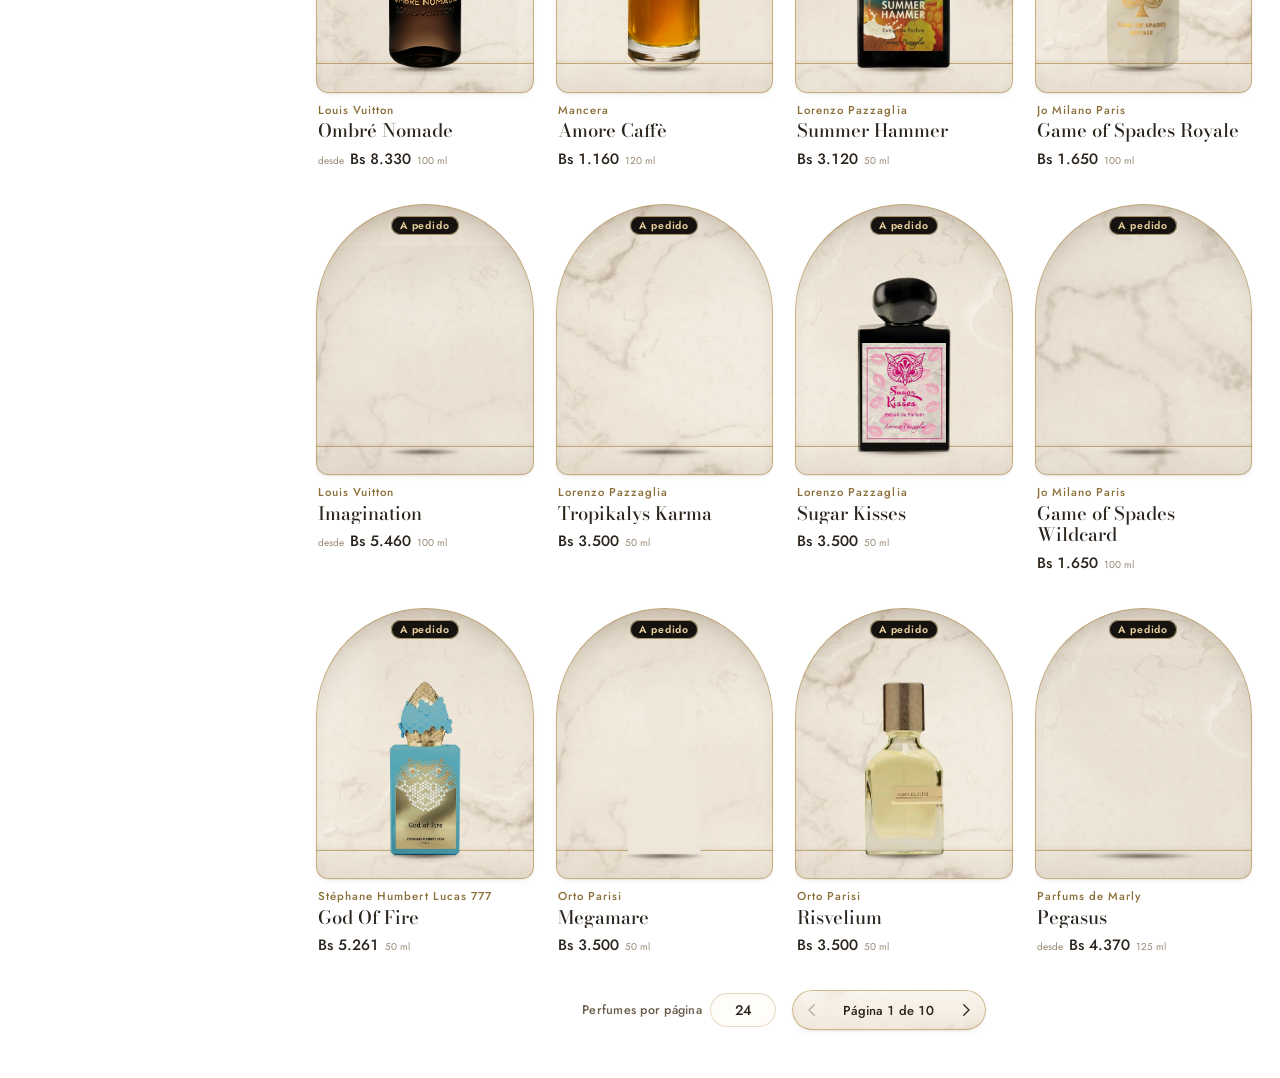
<file: perfumeria.html>
<!DOCTYPE html>
<html lang="es">
<head>
    <meta charset="UTF-8">
    <meta name="viewport" content="width=device-width, initial-scale=1.0, viewport-fit=cover">
    <meta name="robots" content="noindex">
    <title>Perfumería | Perfumería Suárez</title>
    <link rel="preload" href="/imagenes/marmol.webp" as="image" type="image/webp">
    <link rel="stylesheet" href="css/styles.css">
    <link rel="stylesheet" href="css/pages/perfumeria.css">
    <link rel="icon" sizes="16x16 32x32 48x48" href="imagenes/Cowboy.ico" type="image/x-icon">
    <link rel="manifest" href="/manifest.json">
    <link rel="apple-touch-icon" href="imagenes/applogo.png">
    <meta name="apple-mobile-web-app-capable" content="yes">
    <meta name="apple-mobile-web-app-title" content="Perfumería Suárez">
    <script src="/js/runtime-config.js"></script>
</head>
<body class="perfumeria-page">
    <main class="perf" id="perfumeria">
        <!-- Las salas van en la fila de la píldora del header (en el teléfono, a su
             derecha y a su altura); el título queda solo para lectores. -->
        <header class="perf-cabeza perf-cabeza--salas">
            <h1 class="hidden">Perfumería</h1>
            <div class="perf-cabeza__fila">
            <div class="perf-salas" role="tablist" aria-label="Salas de Perfumería">
                <span class="perf-salas__marca" aria-hidden="true"></span>
                <button class="perf-sala" role="tab" type="button" data-sala="perfumes" aria-selected="true" aria-controls="perf-catalogo">Perfumes</button>
                <button class="perf-sala" role="tab" type="button" data-sala="decants" aria-selected="false" aria-controls="perf-catalogo">Decants</button>
                <button class="perf-sala" role="tab" type="button" data-sala="cuadros" aria-selected="false" aria-controls="perf-catalogo">Cuadros</button>
                <button class="perf-sala" role="tab" type="button" data-sala="combo" aria-selected="false" aria-controls="perf-combo">Combo</button>
            </div>
            </div>
        </header>

        <!-- Perfumes, Decants y Cuadros: el mismo catálogo, una grilla por sala. -->
        <section class="perf-catalogo" id="perf-catalogo" aria-live="polite">
            <div class="perf-barra">
                <label class="perf-campo">
                    <svg viewBox="0 0 24 24" aria-hidden="true"><circle cx="10.5" cy="10.5" r="6.5"/><path d="m15.5 15.5 5 5"/></svg>
                    <span class="hidden">Buscar</span>
                    <input type="search" id="perf-q" placeholder="Buscar perfume, casa o nota" autocomplete="off" enterkeyhint="search">
                </label>
                <button class="perf-filtros-btn" id="perf-filtros-abrir" type="button" aria-label="Abrir filtros" aria-controls="perf-filtros" aria-expanded="false">
                    <svg viewBox="0 0 24 24" aria-hidden="true"><path d="M4 7h10M18 7h2M4 17h4M12 17h8"/><circle cx="16" cy="7" r="2"/><circle cx="10" cy="17" r="2"/></svg>
                    <span class="perf-filtros-btn__texto">Filtros</span>
                    <span class="perf-filtros-btn__n" id="perf-filtros-n" hidden></span>
                </button>
            </div>
            <div class="perf-chips-marco" id="perf-chips-marco">
            <div class="perf-chips" id="perf-chips" data-shell-swipe-ignore>
                <div class="perf-chips__grupo" role="radiogroup" aria-label="Género" data-filtro="genero">
                    <button class="perf-chip" type="button" role="radio" data-valor="all" aria-checked="true">Todos</button>
                    <button class="perf-chip" type="button" role="radio" data-valor="hombre" aria-checked="false">Hombre</button>
                    <button class="perf-chip" type="button" role="radio" data-valor="mujer" aria-checked="false">Mujer</button>
                    <button class="perf-chip" type="button" role="radio" data-valor="unisex" aria-checked="false">Unisex</button>
                </div>
                <span class="perf-chips__filete" aria-hidden="true"></span>
                <div class="perf-chips__grupo" role="radiogroup" aria-label="Estilo" data-filtro="estilo">
                    <button class="perf-chip" type="button" role="radio" data-valor="nicho" aria-checked="false">Nicho</button>
                    <button class="perf-chip" type="button" role="radio" data-valor="diseñador" aria-checked="false">Diseñador</button>
                    <button class="perf-chip" type="button" role="radio" data-valor="arabes" aria-checked="false">Árabe</button>
                </div>
            </div>
                <!-- Pista de que la fila sigue: solo se ve mientras quedan chips a la derecha. -->
                <button class="perf-chips__mas" id="perf-chips-mas" type="button" tabindex="-1" aria-hidden="true">
                    <svg viewBox="0 0 24 24"><path d="m9 6 6 6-6 6"/></svg>
                </button>
            </div>

            <div class="perf-cuerpo">
                <aside class="perf-filtros" id="perf-filtros" aria-label="Filtros" data-shell-swipe-ignore>
                    <div class="perf-filtros__cabeza">
                        <h2>Filtros</h2>
                        <button class="perf-cerrar" id="perf-filtros-cerrar" type="button" aria-label="Cerrar filtros">
                            <svg viewBox="0 0 24 24" aria-hidden="true"><path d="m6 6 12 12M18 6 6 18"/></svg>
                        </button>
                    </div>
                    <div class="perf-filtros__grupo">
                        <label class="perf-etiqueta" for="perf-marca">Casa</label>
                        <div class="perf-select">
                            <select id="perf-marca"><option value="all">Todas las casas</option></select>
                        </div>
                    </div>
                    <div class="perf-filtros__grupo">
                        <span class="perf-etiqueta" id="perf-orden-etq">Orden</span>
                        <div class="perf-orden" role="radiogroup" aria-labelledby="perf-orden-etq" id="perf-orden">
                            <button type="button" role="radio" data-valor="hype" aria-checked="true">Más buscados</button>
                            <button type="button" role="radio" data-valor="price-asc" aria-checked="false">Precio: menor a mayor</button>
                            <button type="button" role="radio" data-valor="price-desc" aria-checked="false">Precio: mayor a menor</button>
                            <button type="button" role="radio" data-valor="name-asc" aria-checked="false">Nombre: A a Z</button>
                        </div>
                    </div>
                    <div class="perf-filtros__grupo perf-filtros__grupo--interruptores" data-solo="perfumes decants">
                        <label class="perf-interruptor"><input type="checkbox" id="perf-stock" checked><span>Solo en stock</span></label>
                        <label class="perf-interruptor"><input type="checkbox" id="perf-nuevos"><span>Solo novedades</span></label>
                        <label class="perf-interruptor"><input type="checkbox" id="perf-ofertas"><span>Solo ofertas</span></label>
                    </div>
                    <div class="perf-filtros__pie">
                        <button class="perf-boton perf-boton--sutil" id="perf-limpiar" type="button">Limpiar</button>
                        <button class="perf-boton perf-boton--negro" id="perf-ver" type="button">Ver resultados</button>
                    </div>
                </aside>

                <div class="perf-resultados">
                    <div class="perf-resultados__cabeza">
                        <p class="perf-conteo" id="perf-conteo"></p>
                        <nav class="perf-paginador" data-paginador aria-label="Páginas">
                            <label class="perf-paginador__cantidad">
                                <span data-por-pagina-etq>Perfumes por página</span>
                                <input type="number" min="1" max="200" step="1" value="24" inputmode="numeric" data-por-pagina>
                            </label>
                            <div class="perf-paginador__pasos">
                                <button type="button" data-pagina="-1" aria-label="Página anterior"><svg viewBox="0 0 24 24" aria-hidden="true"><path d="M15 5 8 12l7 7"/></svg></button>
                                <span class="perf-paginador__estado" aria-live="polite" data-pagina-estado>Página 1 de 1</span>
                                <button type="button" data-pagina="1" aria-label="Página siguiente"><svg viewBox="0 0 24 24" aria-hidden="true"><path d="m9 5 7 7-7 7"/></svg></button>
                            </div>
                        </nav>
                    </div>
                    <div class="perf-grillas" id="perf-grillas"></div>
                    <div class="perf-vacio" id="perf-vacio" hidden>
                        <p class="perf-vacio__titulo">No encontramos nada con esos filtros</p>
                        <p>Probá con otra casa o quitá algún filtro.</p>
                        <button class="perf-boton perf-boton--sutil" type="button" data-limpiar>Quitar filtros</button>
                    </div>
                    <nav class="perf-paginador perf-paginador--pie" id="perf-paginador-pie" data-paginador aria-label="Páginas">
                        <label class="perf-paginador__cantidad">
                            <span data-por-pagina-etq>Perfumes por página</span>
                            <input type="number" min="1" max="200" step="1" value="24" inputmode="numeric" data-por-pagina>
                        </label>
                        <div class="perf-paginador__pasos">
                            <button type="button" data-pagina="-1" aria-label="Página anterior"><svg viewBox="0 0 24 24" aria-hidden="true"><path d="M15 5 8 12l7 7"/></svg></button>
                            <span class="perf-paginador__estado" data-pagina-estado>Página 1 de 1</span>
                            <button type="button" data-pagina="1" aria-label="Página siguiente"><svg viewBox="0 0 24 24" aria-hidden="true"><path d="m9 5 7 7-7 7"/></svg></button>
                        </div>
                    </nav>
                </div>
            </div>
        </section>

        <!-- Arma tu combo: misma lógica y misma salida que antes. -->
        <section class="perf-combo" id="perf-combo" hidden>
            <div class="combo-tipos" role="radiogroup" aria-label="Tipo de combo">
                <button class="combo-tipo" type="button" role="radio" data-tipo="perfumes" aria-checked="true">
                    <span class="combo-tipo__nombre">Perfumes completos</span>
                    <span class="combo-tipo__nota">3 frascos a precio de combo</span>
                </button>
                <button class="combo-tipo" type="button" role="radio" data-tipo="decants" aria-checked="false">
                    <span class="combo-tipo__nombre">Set de decants</span>
                    <span class="combo-tipo__nota">De 5 a 10, hasta 20 % menos</span>
                </button>
            </div>
            <div class="combo-cantidad" id="combo-cantidad" hidden>
                <span class="perf-etiqueta">¿Cuántos decants?</span>
                <div class="combo-cantidad__opciones" role="radiogroup" aria-label="Cantidad de decants" data-shell-swipe-ignore></div>
            </div>
            <!-- Códigos de combo (SRZ-…): pegar uno que te pasaron, o copiar/compartir el tuyo. -->
            <div class="combo-codigo">
                <div class="combo-codigo__botones">
                    <button class="perf-boton perf-boton--sutil combo-codigo__boton" type="button" id="combo-codigo-abrir" aria-expanded="false" aria-controls="combo-codigo-form">
                        <svg viewBox="0 0 24 24" aria-hidden="true"><rect x="9" y="3" width="6" height="4" rx="1"/><path d="M9 5H7a2 2 0 0 0-2 2v12a2 2 0 0 0 2 2h10a2 2 0 0 0 2-2V7a2 2 0 0 0-2-2h-2M9 12h6M9 16h4"/></svg>
                        <span>¿Te pasaron un código?</span>
                    </button>
                    <button class="perf-boton perf-boton--sutil combo-codigo__boton" type="button" id="combo-compartir" disabled>
                        <svg viewBox="0 0 24 24" aria-hidden="true"><path d="M12 15V4M8 8l4-4 4 4M6 12v6a2 2 0 0 0 2 2h8a2 2 0 0 0 2-2v-6"/></svg>
                        <span id="combo-compartir-texto">Copiar código</span>
                    </button>
                </div>
                <form class="combo-codigo__form" id="combo-codigo-form" hidden>
                    <label class="hidden" for="combo-codigo-input">Código de combo</label>
                    <input type="text" id="combo-codigo-input" placeholder="SRZ-C3-… o el link que te pasaron" autocomplete="off" autocapitalize="characters" spellcheck="false">
                    <button class="perf-boton perf-boton--negro" type="submit">Aplicar</button>
                </form>
                <p class="combo-codigo__aviso" id="combo-codigo-aviso" role="status" aria-live="polite"></p>
            </div>
            <ol class="combo-nichos" id="combo-nichos"></ol>
            <div class="combo-resumen" id="combo-resumen">
                <div class="combo-resumen__cifras">
                    <span class="combo-resumen__estado" id="combo-estado"></span>
                    <span class="combo-resumen__total"><s id="combo-original"></s><strong id="combo-total">Bs 0</strong></span>
                    <span class="combo-resumen__ahorro" id="combo-ahorro"></span>
                </div>
                <div class="combo-resumen__acciones">
                    <button class="perf-boton perf-boton--losa" type="button" id="combo-carrito" disabled>
                        <svg viewBox="0 0 24 24" aria-hidden="true"><path d="M6 8h12l-1 12H7z"/><path d="M9 8V6a3 3 0 0 1 6 0v2"/></svg>
                        <span>Al carrito</span>
                    </button>
                    <button class="perf-boton perf-boton--negro perf-boton--wa" type="button" id="combo-whatsapp" disabled>
                        <span class="perf-wa" aria-hidden="true"></span>
                        <span>Pedir por WhatsApp</span>
                    </button>
                </div>
            </div>
        </section>
    </main>

    <!-- Hoja para elegir el producto de un nicho del combo. -->
    <div class="perf-velo" id="perf-velo" hidden></div>
    <section class="combo-hoja" id="combo-hoja" role="dialog" aria-modal="true" aria-labelledby="combo-hoja-titulo" hidden data-shell-swipe-ignore>
        <div class="combo-hoja__cabeza">
            <h2 id="combo-hoja-titulo">Elegí un perfume</h2>
            <button class="perf-cerrar" type="button" data-cerrar-hoja aria-label="Cerrar">
                <svg viewBox="0 0 24 24" aria-hidden="true"><path d="m6 6 12 12M18 6 6 18"/></svg>
            </button>
        </div>
        <label class="perf-campo">
            <svg viewBox="0 0 24 24" aria-hidden="true"><circle cx="10.5" cy="10.5" r="6.5"/><path d="m15.5 15.5 5 5"/></svg>
            <span class="hidden">Buscar</span>
            <input type="search" id="combo-hoja-q" placeholder="Buscar" autocomplete="off">
        </label>
        <ul class="combo-hoja__lista" id="combo-hoja-lista"></ul>
    </section>

    <script src="js/core/app.js"></script>
    <script src="js/data/perfumes-data.js"></script>
    <script src="js/scripts.js"></script>
    <script src="js/viewmodels/catalog-renderer.js"></script>
    <script src="js/models/combo.model.js"></script>
    <script src="js/models/combo-code.js"></script>
    <script src="js/core/pedido.js"></script>
    <script src="js/viewmodels/perfumeria-combo.js"></script>
    <script src="js/viewmodels/perfumeria.viewmodel.js"></script>
</body>
</html>
</file>
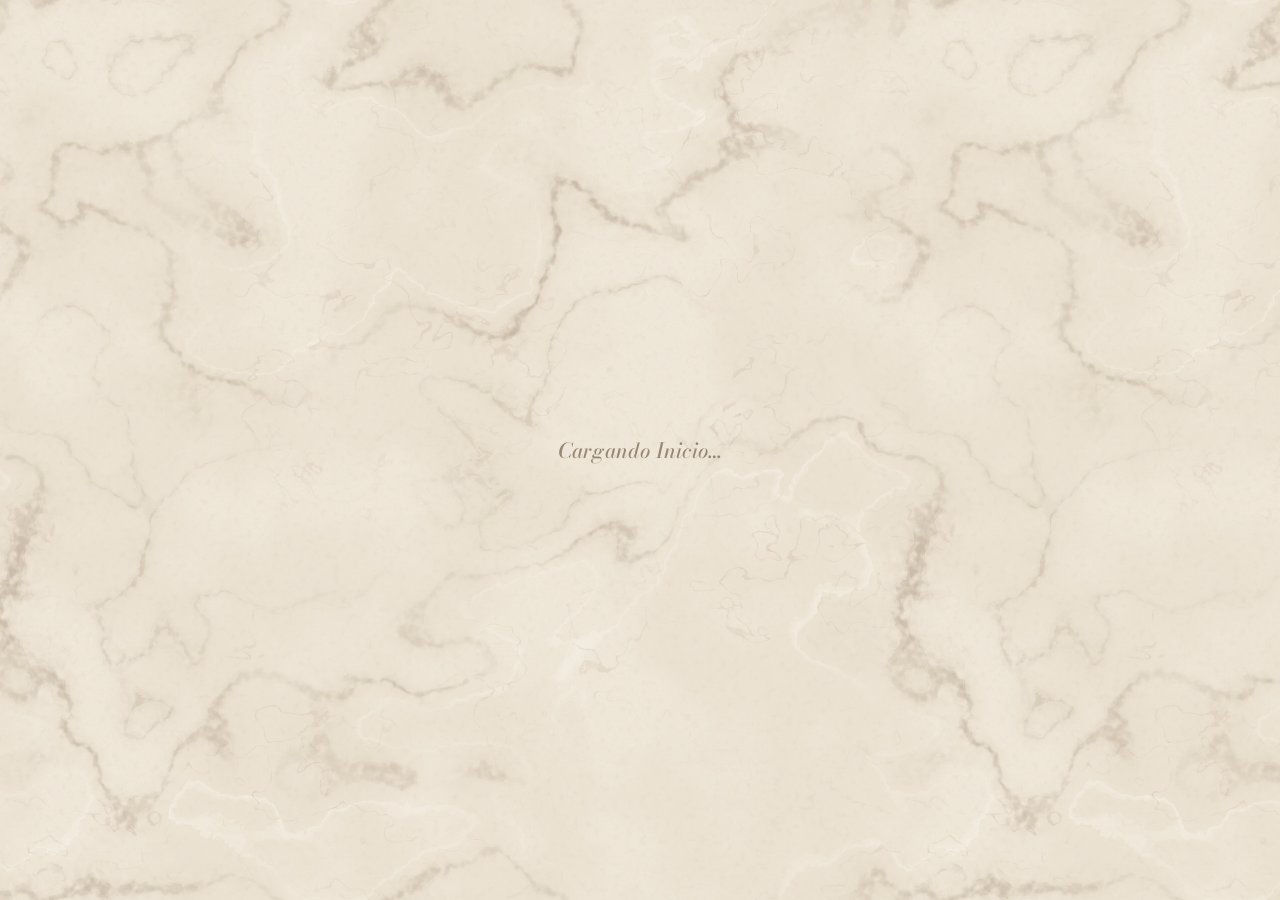
<file: perfumes.html>
<!DOCTYPE html>
<html lang="es">
<head>
    <meta charset="UTF-8">
    <meta name="viewport" content="width=device-width, initial-scale=1.0">
    <meta name="robots" content="noindex">
    <title>Perfumes | Perfumería Suárez</title>
    <!-- Perfumes ahora es una sala de Perfumería. Esta página queda solo para los
         links viejos: un refresh común la lleva a la sala, en cualquier hosting. -->
    <meta http-equiv="refresh" content="0; url=/?seccion=perfumeria">
    <link rel="canonical" href="https://perfumeriasuarez.com/">
</head>
<body>
    <p><a href="/?seccion=perfumeria">Ir a Perfumes en Perfumería</a></p>
</body>
</html>
</file>
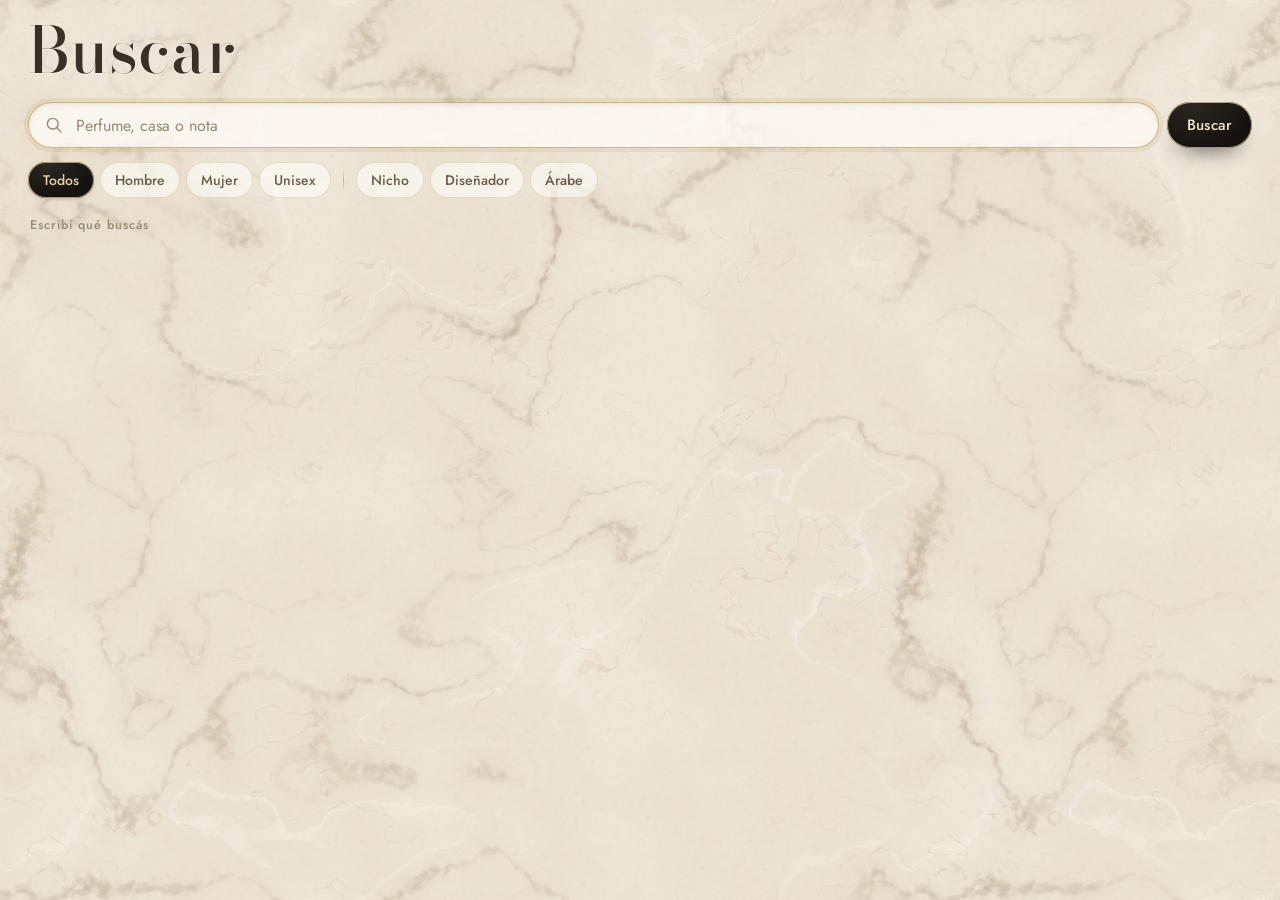
<file: search.html>
<!DOCTYPE html>
<html lang="es">

<head>
    <meta charset="UTF-8">
    <meta name="viewport" content="width=device-width, initial-scale=1.0">
    <meta name="robots" content="noindex">
    <title>Resultados de búsqueda</title>
    <link rel="stylesheet" href="css/styles.css">
    <link rel="stylesheet" href="css/pages/perfumeria.css">
    <link rel="stylesheet" href="css/pages/search.css">
    <link rel="icon" sizes="16x16 32x32 48x48" href="imagenes/Cowboy.ico" type="image/x-icon">
    <link rel="manifest" href="/manifest.json">
    <link rel="apple-touch-icon" href="imagenes/applogo.png">
    <meta name="apple-mobile-web-app-capable" content="yes">
    <meta name="apple-mobile-web-app-status-bar-style" content="white">
    <meta name="apple-mobile-web-app-title" content="Perfumería Suárez">
    <script src="/js/runtime-config.js"></script>
    <meta property="og:title" content="Resultados de búsqueda">
    <meta property="og:description" content="Resultados de Búsqueda en Perfumería Suárez.">
    <meta property="og:image" content="https://alexjarkov.github.io/PerfSuarez/imagenes/miniatura.JPEG">
    <meta property="og:url" content="http://alexjarkov.github.io/PerfSuarez/search.html">
    <meta property="og:type" content="website">
</head>

<body class="search-page perfumeria-page">
    <main class="perf" id="busqueda">
        <header class="perf-cabeza">
            <div class="perf-cabeza__fila">
                <h1 class="perf-titulo perf-titulo--busqueda">Buscar</h1>
            </div>
        </header>
        <form class="perf-barra" id="busqueda-form" role="search">
            <label class="perf-campo">
                <svg viewBox="0 0 24 24" aria-hidden="true"><circle cx="10.5" cy="10.5" r="6.5"/><path d="m15.5 15.5 5 5"/></svg>
                <span class="hidden">Buscar</span>
                <input type="search" id="busqueda-q" name="q" placeholder="Perfume, casa o nota" autocomplete="off" enterkeyhint="search">
            </label>
            <button class="perf-boton perf-boton--negro" type="submit">Buscar</button>
        </form>
        <div class="perf-chips" id="perf-chips" data-shell-swipe-ignore>
            <div class="perf-chips__grupo" role="radiogroup" aria-label="Género" data-filtro="genero">
                <button class="perf-chip" type="button" role="radio" data-valor="all" aria-checked="true">Todos</button>
                <button class="perf-chip" type="button" role="radio" data-valor="hombre" aria-checked="false">Hombre</button>
                <button class="perf-chip" type="button" role="radio" data-valor="mujer" aria-checked="false">Mujer</button>
                <button class="perf-chip" type="button" role="radio" data-valor="unisex" aria-checked="false">Unisex</button>
            </div>
            <span class="perf-chips__filete" aria-hidden="true"></span>
            <div class="perf-chips__grupo" role="radiogroup" aria-label="Estilo" data-filtro="estilo">
                <button class="perf-chip" type="button" role="radio" data-valor="nicho" aria-checked="false">Nicho</button>
                <button class="perf-chip" type="button" role="radio" data-valor="diseñador" aria-checked="false">Diseñador</button>
                <button class="perf-chip" type="button" role="radio" data-valor="arabes" aria-checked="false">Árabe</button>
            </div>
        </div>
        <p class="perf-conteo" id="perf-conteo"></p>
        <div class="perf-grilla" id="busqueda-grilla"></div>
        <div class="perf-vacio" id="perf-vacio" hidden>
            <p class="perf-vacio__titulo">No encontramos nada con ese nombre</p>
            <p>Probá con la casa (Xerjoff, Lattafa…) o una nota (vainilla, oud…).</p>
            <a class="perf-boton perf-boton--sutil" href="perfumeria.html" data-ir-perfumeria>Ver todo en Perfumería</a>
        </div>
    </main>
    <script src="js/core/app.js"></script>
    <script src="js/data/perfumes-data.js"></script>
    <script src="js/models/search.model.js"></script>
    <script src="js/viewmodels/catalog-renderer.js"></script>
    <script src="js/viewmodels/busqueda.viewmodel.js"></script>
</body>
</html>
</file>
<file: css/styles.css>
@import url('font.css');
@import url('base/tokens.css');
@import url('base/document.css');
@import url('layout/header.css');
@import url('layout/footer.css');
@import url('components/catalog-dock.css');
@import url('legacy/site-sections.css');
@import url('legacy/utilities.css');
@import url('components/pedido.css');
</file>
<file: css/pages/swipe-hub.css>
:root {
    color-scheme: light;
}

body.swipe-hub {
    margin: 0;
    color: var(--ink);
    font-family: var(--font-body);
    min-height: var(--app-height);
    overflow: hidden;
    background: var(--m-fondo-pagina);
    width: 100%;
    max-width: 100%;
}

.swipe-container {
    position: fixed;
    inset: 0;
    width: 100vw;
    max-width: 100vw;
    height: var(--app-height);
    overflow: hidden;
    display: grid;
    place-items: stretch;
    margin: 0;
    padding: 0;
    overscroll-behavior: none;
}

.swipe-stage {
    width: 100vw;
    max-width: 100vw;
    height: var(--app-height);
    margin: 0;
    position: relative;
    overflow: hidden;
    background: var(--surface);
    display: grid;
    place-items: stretch;
    overscroll-behavior: none;
}

.swipe-track {
    display: flex;
    height: 100%;
    width: 100%;
    transition: transform 0.45s cubic-bezier(0.22, 0.61, 0.36, 1);
    touch-action: pan-y;
}

.swipe-track.is-dragging {
    transition: none !important;
}

/* Capa propia solo mientras se arrastra o llega: fuera de eso no gasta memoria. */
.swipe-track.is-moving {
    will-change: transform;
}

.swipe-panel {
    flex: 0 0 100%;
    width: 100%;
    max-width: 100%;
    height: var(--app-height);
    max-height: var(--app-height);
    margin: 0;
    padding: 0;
    box-sizing: border-box;
    position: relative;
    background: var(--m-fondo-pagina);
}

.swipe-panel iframe {
    border: none;
    width: 100%;
    height: 100%;
    display: block;
    background: transparent;
}

.panel-loading {
    position: absolute;
    inset: 0;
    display: flex;
    align-items: center;
    justify-content: center;
    font: italic 500 1.3rem var(--font-display);
    letter-spacing: 0.01em;
    text-transform: none;
    color: var(--m-ink-3);
    pointer-events: none;
}

.swipe-progress {
    position: fixed;
    left: 50%;
    bottom: 10px;
    transform: translateX(-50%);
    display: inline-flex;
    gap: 6px;
    padding: 6px 14px;
    border-radius: 999px;
    background: var(--m-losa-fondo);
    border: 1px solid transparent;
    box-shadow: inset 0 0 0 1px var(--m-filete), var(--m-sombra-1);
    z-index: 20;
}

/* En las vistas secundarias (detalle, buscador) no hay a qué panel deslizar. */
body.is-aux-panel .swipe-progress {
    display: none;
}

.swipe-progress span {
    width: 8px;
    height: 8px;
    border-radius: 4px;
    background: rgba(120, 100, 75, 0.28);
    transition: width var(--m-dur-3) var(--m-ease), background var(--m-dur-2) var(--m-ease);
}

.swipe-progress span.is-active {
    width: 22px;
    background: var(--m-nero);
}

@media (max-width: 900px) {
    .swipe-stage {
        height: var(--app-height);
    }
}

@media (max-width: 768px) {
    .swipe-progress {
        display: none;
    }
}

.swipe-progress,
.swipe-progress span {
    transition: background-color 380ms ease, border-color 380ms ease;
}
</file>
<file: css/components/cart.css>
/* ==========================================================================
   Carrito (Oct 2026). Vive en el shell (index.html), sobre todos los paneles.
   Mármol, como el resto de Perfumería.
   En el teléfono es una hoja que sube; en escritorio, un panel a la derecha.
   ========================================================================== */

.cart-panel {
    --c-fondo: var(--m-losa-fondo);
    --c-tinta: var(--m-ink);
    --c-tinta-2: var(--m-ink-2);
    --c-tinta-3: var(--m-ink-3);
    --c-filete: var(--m-filete);
    --c-filete-suave: var(--m-filete-suave);
    --c-acento: var(--m-gold-deep);
    --c-nicho: #E9DFCD;
    --c-nicho-sombra: inset 0 0 0 1px var(--m-filete), inset 0 6px 10px -6px rgba(70, 50, 25, 0.45);
    --c-principal: var(--m-nero-fondo);
    --c-principal-tinta: #F3E6C8;
    --c-principal-filete: var(--m-filete-claro);
    --c-display: var(--font-display);
    --c-ui: var(--font-body);

    position: fixed;
    z-index: 1006;
    display: flex;
    flex-direction: column;
    box-sizing: border-box;
    color: var(--c-tinta);
    font-family: var(--c-ui);
    background: var(--c-fondo);
    --m-losa-pos: -260px -340px;
    box-shadow: var(--m-moldura), 0 -24px 60px -20px rgba(30, 20, 8, 0.5);
    transition: transform var(--m-dur-3) var(--m-ease), visibility 0s linear var(--m-dur-3);
    visibility: hidden;
}

.cart-panel *,
.cart-panel *::before,
.cart-panel *::after {
    box-sizing: border-box;
}

.cart-panel.is-open {
    visibility: visible;
    transform: none;
    transition: transform var(--m-dur-3) var(--m-ease), visibility 0s;
}

/* Teléfono: hoja inferior. */
@media (max-width: 720px) {
    .cart-panel {
        left: 0;
        right: 0;
        bottom: 0;
        height: min(92vh, calc(var(--app-height, 100vh) - 24px));
        padding: 10px 18px calc(16px + env(safe-area-inset-bottom, 0px));
        border-radius: var(--m-r-lg) var(--m-r-lg) 0 0;
        transform: translateY(102%);
    }
}

/* Escritorio: panel a la derecha, separado del borde como una losa. */
@media (min-width: 721px) {
    .cart-panel {
        top: 12px;
        right: 12px;
        bottom: 12px;
        width: 440px;
        padding: 22px 24px 22px;
        border-radius: var(--m-r-lg);
        transform: translateX(calc(100% + 24px));
        box-shadow: var(--m-moldura), var(--m-sombra-3);
    }
}

.cart-panel__asa {
    display: block;
    width: 44px;
    height: 4px;
    margin: 0 auto 10px;
    border-radius: 2px;
    background: var(--c-filete-suave);
}

@media (min-width: 721px) {
    .cart-panel__asa {
        display: none;
    }
}

.cart-backdrop {
    position: fixed;
    inset: 0;
    z-index: 1005;
    border: 0;
    padding: 0;
    background: rgba(30, 22, 12, 0.42);
    opacity: 0;
    pointer-events: none;
    transition: opacity var(--m-dur-3) var(--m-ease);
}

.cart-backdrop.is-open {
    opacity: 1;
    pointer-events: auto;
}

.cart-panel__header {
    display: flex;
    align-items: flex-start;
    justify-content: space-between;
    gap: 12px;
    padding-bottom: 14px;
    border-bottom: 1px solid var(--c-filete-suave);
}

.cart-panel__header h2 {
    margin: 0;
    font: 500 30px/1.05 var(--c-display);
    color: var(--c-tinta);
}

.cart-panel__cuenta {
    margin: 6px 0 0;
    font: 500 12px var(--c-ui);
    letter-spacing: 0.08em;
    color: var(--c-acento);
}

.cart-panel__close,
.cart-item__remove {
    display: grid;
    place-items: center;
    flex: none;
    padding: 0;
    border: 0;
    border-radius: 50%;
    background: transparent;
    color: var(--c-tinta-2);
    cursor: pointer;
}

.cart-panel__close {
    width: 40px;
    height: 40px;
    box-shadow: inset 0 0 0 1px var(--c-filete-suave);
}

.cart-panel svg {
    width: 20px;
    height: 20px;
    fill: none;
    stroke: currentColor;
    stroke-width: 1.7;
    stroke-linecap: round;
}

/* ---------- Productos ---------- */

.cart-panel__items {
    flex: 1;
    min-height: 0;
    overflow-y: auto;
    margin: 0 -8px;
    padding: 6px 8px;
    overscroll-behavior: contain;
}

.cart-item {
    display: grid;
    grid-template-columns: 76px minmax(0, 1fr) auto;
    gap: 14px;
    align-items: start;
    padding: 14px 0;
    border-bottom: 1px solid var(--c-filete-suave);
    animation: cart-entra var(--m-dur-3) var(--m-ease) both;
}

.cart-item:last-child {
    border-bottom: 0;
}

.cart-item.is-saliendo {
    animation: cart-sale var(--m-dur-2) var(--m-ease) both;
}

@keyframes cart-entra {
    from { opacity: 0; transform: translateY(6px); }
}

@keyframes cart-sale {
    to { opacity: 0; transform: translateX(24px); }
}

/* Miniatura: un nichito de mármol con la foto multiplicada. */
.cart-item__foto {
    position: relative;
    width: 76px;
    height: 88px;
    overflow: hidden;
    border-radius: 38px 38px 8px 8px / 32px 32px 8px 8px;
    background:
        radial-gradient(80% 55% at 50% 18%, rgba(255, 253, 248, 0.7), transparent 70%),
        var(--m-marble-image) var(--c-foto-pos, -40px -60px) / 450px 450px,
        var(--c-nicho);
    box-shadow: var(--c-nicho-sombra);
    display: flex;
    align-items: flex-end;
    justify-content: center;
    padding: 8px 6px 6px;
}

.cart-item__foto img {
    max-width: 100%;
    max-height: 100%;
    object-fit: contain;
    mix-blend-mode: multiply;
}

.cart-item__foto--multi {
    padding: 10px 2px 6px;
}

.cart-item__foto--multi img {
    width: 46%;
    margin: 0 -8%;
}

.cart-item__foto--multi img:nth-child(2) {
    position: relative;
    z-index: 1;
    transform: translateY(2px) scale(1.08);
}

.cart-item__monograma {
    margin: auto;
    font: italic 500 26px var(--c-display);
    color: var(--c-acento);
}

.cart-item__texto {
    min-width: 0;
}

.cart-item__texto h3 {
    margin: 2px 0 0;
    font: 500 18px/1.15 var(--c-display);
    color: var(--c-tinta);
}

.cart-item__sub {
    margin: 4px 0 0;
    font: 400 13.5px/1.35 var(--c-ui);
    color: var(--c-tinta-2);
}

.cart-item__details {
    margin: 8px 0 0;
    padding: 0;
    list-style: none;
    display: grid;
    gap: 3px;
    font: 400 12.5px/1.35 var(--c-ui);
    color: var(--c-tinta-2);
}

.cart-item__details li {
    position: relative;
    padding-left: 12px;
}

.cart-item__details li::before {
    content: '';
    position: absolute;
    left: 0;
    top: 0.62em;
    width: 5px;
    height: 1px;
    background: var(--c-filete);
}

.cart-item__mas {
    margin-top: 6px;
    padding: 0;
    border: 0;
    background: none;
    font: 500 12.5px var(--c-ui);
    color: var(--c-acento);
    cursor: pointer;
    text-decoration: underline;
    text-underline-offset: 3px;
}

.cart-item__lado {
    display: flex;
    flex-direction: column;
    align-items: flex-end;
    gap: 10px;
}

.cart-item__price {
    margin: 2px 0 0;
    font: 500 15px var(--c-ui);
    color: var(--c-tinta);
    white-space: nowrap;
    font-variant-numeric: tabular-nums;
}

.cart-item__remove {
    width: 32px;
    height: 32px;
    box-shadow: inset 0 0 0 1px var(--c-filete-suave);
}

.cart-item__remove svg {
    width: 16px;
    height: 16px;
}

/* ---------- Vacío ---------- */

.cart-panel__vacio {
    flex: 1;
    display: flex;
    flex-direction: column;
    align-items: center;
    justify-content: center;
    gap: 6px;
    padding: 20px 12px 40px;
    text-align: center;
    color: var(--c-tinta-2);
}

.cart-panel__vacio[hidden] {
    display: none;
}

.cart-panel__vacio p {
    margin: 0;
    max-width: 280px;
    font: 400 14.5px/1.45 var(--c-ui);
}

.cart-panel__vacio .cart-panel__vacio-titulo {
    margin-top: 10px;
    font: 500 22px/1.2 var(--c-display);
    color: var(--c-tinta);
}

/* Un nicho vacío, esperando. */
.cart-panel__nicho {
    width: 96px;
    height: 120px;
    border-radius: 48px 48px 8px 8px / 40px 40px 8px 8px;
    background:
        linear-gradient(transparent 80%, rgba(183, 146, 76, 0.7) 80%, rgba(183, 146, 76, 0.7) calc(80% + 1px), rgba(120, 95, 65, 0.25) calc(80% + 1px)),
        radial-gradient(80% 55% at 50% 18%, rgba(255, 253, 248, 0.7), transparent 70%),
        var(--m-marble-image) -300px -120px / 450px 450px,
        var(--c-nicho);
    box-shadow: var(--c-nicho-sombra);
}

.cart-panel__ir {
    margin-top: 14px;
    display: inline-flex;
    align-items: center;
    min-height: 44px;
    padding: 0 20px;
    border-radius: var(--m-r-pill);
    box-shadow: inset 0 0 0 1px var(--c-filete);
    font: 500 15px var(--c-ui);
    color: var(--c-tinta);
    text-decoration: none;
}

/* ---------- Pie ---------- */

.cart-panel__footer {
    display: grid;
    gap: 14px;
    padding-top: 14px;
    border-top: 1px solid var(--c-filete-suave);
}

.cart-panel.is-vacio .cart-panel__footer {
    display: none;
}

.cart-panel__total {
    display: flex;
    align-items: baseline;
    justify-content: space-between;
    gap: 12px;
}

.cart-panel__total span {
    font: 500 12px var(--c-ui);
    letter-spacing: 0.1em;
    color: var(--c-acento);
}

.cart-panel__total strong {
    font: 500 28px/1 var(--c-display);
    color: var(--c-tinta);
    text-align: right;
}

.cart-panel__actions {
    display: grid;
    grid-template-columns: auto 1fr;
    gap: 8px;
}

.cart-panel__secondary,
.cart-panel__primary {
    display: inline-flex;
    align-items: center;
    justify-content: center;
    gap: 10px;
    min-height: 52px;
    padding: 0 18px;
    border: 0;
    border-radius: var(--m-r-pill);
    font: 500 15px var(--c-ui);
    cursor: pointer;
    transition: transform var(--m-dur-1) var(--m-ease), opacity var(--m-dur-2) var(--m-ease);
}

.cart-panel__secondary {
    background: transparent;
    color: var(--c-tinta-2);
    box-shadow: inset 0 0 0 1px var(--c-filete-suave);
}

.cart-panel__primary {
    background: var(--c-principal);
    color: var(--c-principal-tinta);
    box-shadow: inset 0 0 0 1px var(--c-principal-filete), 0 14px 22px -14px rgba(0, 0, 0, 0.7);
}

.cart-panel__primary:disabled {
    opacity: 0.45;
    cursor: default;
}

.cart-panel__secondary:active,
.cart-panel__primary:active:not(:disabled) {
    transform: scale(0.98);
}

@media (prefers-reduced-motion: reduce) {
    .cart-item,
    .cart-item.is-saliendo {
        animation: none;
    }
}
</file>
<file: css/pages/catalog-home.css>
/* ==========================================================================
   Inicio (catalogo.html). Sin header ni dock (el shell los esconde acá): el
   logo, las Novedades en su vitrina y la puerta a Perfumería, una hornacina
   de mármol.
   ========================================================================== */

html,
body {
    height: 100%;
    width: 100%;
}

body.home-hub {
    margin: 0;
    padding: 0;
    min-height: var(--app-height);
    height: var(--app-height);
    width: 100%;
    max-width: 100%;
    background: var(--m-fondo-pagina);
    color: var(--m-ink);
    font-family: var(--font-body);
    overflow-x: clip;
    overflow-y: auto;
}

.inicio {
    box-sizing: border-box;
    min-height: 100%;
    width: min(560px, 100%);
    margin: 0 auto;
    padding: calc(22px + env(safe-area-inset-top, 0px)) 16px calc(24px + env(safe-area-inset-bottom, 0px));
    display: flex;
    flex-direction: column;
    align-items: center;
    gap: clamp(14px, 2.4vh, 26px);
    text-align: center;
}

/* Centrado que no se corta: si el contenido no entra (pantallas bajas), con
   `justify-content: center` desbordaba hacia arriba y se perdía el logo. */
.inicio > :first-child {
    margin-top: auto;
}

.inicio > :last-child {
    margin-bottom: auto;
}

.inicio *,
.inicio *::before,
.inicio *::after {
    box-sizing: border-box;
}

.inicio-logo {
    width: clamp(168px, 46vw, 230px);
    height: auto;
}

/* ---------- Novedades en su vitrina ---------- */

.inicio-novedades {
    width: 100%;
    display: flex;
    flex-direction: column;
    align-items: center;
    gap: 10px;
}

.inicio-eyebrow {
    display: inline-flex;
    align-items: center;
    gap: 10px;
    font: 500 12px var(--font-body);
    letter-spacing: 0.14em;
    color: var(--m-gold-deep);
}

.inicio-eyebrow::before,
.inicio-eyebrow::after {
    content: '';
    width: 26px;
    height: 1px;
    background: linear-gradient(90deg, transparent, var(--m-filete));
}

.inicio-eyebrow::after {
    transform: scaleX(-1);
}

.inicio-vitrina {
    position: relative;
    /* La protagonista del inicio: bastante más grande que las puertas. */
    width: min(88%, calc(40vh * 0.8));
    aspect-ratio: 4 / 5;
    border-radius: 18px;
    overflow: hidden;
    background: var(--m-losa);
    box-shadow: 0 0 0 1px var(--m-filete), var(--m-sombra-2);
}

.home-novedades__track {
    display: flex;
    width: 100%;
    height: 100%;
    overflow-x: auto;
    scroll-snap-type: x mandatory;
    scrollbar-width: none;
    -webkit-overflow-scrolling: touch;
    overscroll-behavior-x: contain;
    /* El gesto horizontal lo consume el carrusel; el shell lo ignora
       (data-shell-swipe-ignore en la vitrina). */
    touch-action: pan-x;
}

.home-novedades__track::-webkit-scrollbar {
    display: none;
}

.home-novedades__slide {
    flex: 0 0 100%;
    width: 100%;
    height: 100%;
    scroll-snap-align: center;
    display: block;
}

.home-novedades__slide img {
    width: 100%;
    height: 100%;
    object-fit: cover;
    display: block;
}

.home-novedades__dots {
    display: inline-flex;
    align-items: center;
    gap: 6px;
    min-height: 12px;
}

.home-novedades__dot {
    width: 7px;
    height: 7px;
    padding: 0;
    border: 0;
    border-radius: 4px;
    background: rgba(120, 100, 75, 0.28);
    cursor: pointer;
    transition: width var(--m-dur-3) var(--m-ease), background var(--m-dur-2) var(--m-ease);
}

.home-novedades__dot.is-active {
    width: 20px;
    background: var(--m-nero);
}

/* ---------- La puerta ---------- */

.inicio-puertas {
    width: 100%;
    display: grid;
    grid-template-columns: minmax(0, 240px);
    justify-content: center;
    gap: 12px;
}

.puerta {
    display: flex;
    flex-direction: column;
    align-items: center;
    gap: 2px;
    color: inherit;
    text-decoration: none;
    -webkit-tap-highlight-color: transparent;
}

.puerta__nicho {
    position: relative;
    display: block;
    width: 100%;
    height: clamp(96px, 16vh, 150px);
    margin-bottom: 8px;
    overflow: hidden;
    border-radius: 50% 50% 12px 12px / 46% 46% 12px 12px;
    isolation: isolate;
}

/* Mármol: el frasco parado en la línea dorada del arco, con la misma luz
   discreta que las hornacinas de Perfumería. */
.puerta--perfumeria .puerta__nicho {
    background:
        linear-gradient(180deg, rgba(90, 65, 35, 0.06), transparent 40%),
        linear-gradient(rgba(255, 253, 249, 0.42), rgba(255, 253, 249, 0.42)),
        var(--m-marble-image) -300px -140px / var(--m-marble-size),
        var(--m-losa);
    box-shadow:
        inset 0 0 0 1px var(--m-filete),
        inset 0 18px 26px -16px rgba(70, 50, 25, 0.3),
        var(--m-sombra-1);
    transition: box-shadow var(--m-dur-3) var(--m-ease);
}

/* Sombra de contacto del frasco: núcleo oscuro y halo difuso. */
.puerta--perfumeria .puerta__nicho::after {
    content: '';
    position: absolute;
    z-index: 1;
    left: 50%;
    bottom: calc(14% - 13px);
    width: 46%;
    height: 14px;
    border-radius: 50%;
    transform: translateX(-50%);
    background:
        radial-gradient(44% 24% at 50% 50%, rgba(40, 25, 10, 0.5), transparent),
        radial-gradient(closest-side, rgba(45, 30, 15, 0.18), transparent);
    pointer-events: none;
}

.puerta--perfumeria .puerta__objeto {
    position: absolute;
    z-index: 2;
    left: 50%;
    bottom: calc(14% - 6px);
    height: 74%;
    transform: translateX(-50%);
    mix-blend-mode: multiply;
}

.puerta__piso {
    position: absolute;
    z-index: 1;
    left: 0;
    right: 0;
    bottom: 0;
    height: 14%;
    border-top: 1px solid var(--m-filete);
    box-sizing: border-box;
    background: linear-gradient(180deg, transparent, rgba(90, 65, 35, 0.06));
}

/* El frasco se multiplica sobre el mármol y queda quieto: moverlo lo sube a
   otra capa en algunos navegadores y deja ver el blanco de la foto. El hover
   enciende el filete del nicho. */
@media (hover: hover) {
    .puerta--perfumeria:hover .puerta__nicho {
        box-shadow:
            inset 0 0 0 1.5px var(--m-gold), 0 0 0 3px rgba(183, 146, 76, 0.16),
            inset 0 18px 26px -16px rgba(70, 50, 25, 0.3),
            var(--m-sombra-2);
    }
}

.puerta:focus-visible {
    outline: none;
}

.puerta:focus-visible .puerta__nicho {
    box-shadow: inset 0 0 0 2px var(--m-gold), 0 0 0 4px rgba(183, 146, 76, 0.25);
}

.puerta__nombre {
    font-family: var(--font-display);
    font-weight: 500;
    font-size: clamp(19px, 5.2vw, 24px);
    line-height: 1.05;
    color: #3a3026;
    text-shadow: var(--m-grabado);
}

.puerta__nota {
    font: 400 12.5px/1.3 var(--font-body);
    color: var(--m-ink-2);
}

/* Teléfonos bajos: sin la nota, para que la vitrina no pierda tamaño. */
@media (max-width: 899px) and (max-height: 700px) {
    .puerta__nota {
        display: none;
    }
}

/* ---------- Atajos ---------- */

.inicio-extras {
    display: flex;
    flex-wrap: wrap;
    justify-content: center;
    gap: 8px;
}

.inicio-extra {
    display: inline-flex;
    align-items: center;
    gap: 8px;
    min-height: 44px;
    padding: 0 18px;
    border-radius: var(--m-r-pill);
    background: rgba(255, 253, 249, 0.62);
    box-shadow: inset 0 0 0 1px var(--m-filete-suave);
    font: 500 14.5px var(--font-body);
    color: var(--m-ink);
    text-decoration: none;
}

.inicio-extra .pedido-wa {
    width: 18px;
    height: 18px;
}

/* ---------- Escritorio: vitrina a la izquierda, puertas a la derecha ---------- */

@media (min-width: 900px) {
    body.home-hub {
        display: grid;
        place-items: center;
    }

    .inicio {
        width: min(1080px, 92vw);
        min-height: 0;
        display: grid;
        grid-template-columns: minmax(0, 1.15fr) minmax(0, 0.85fr);
        /* Las filas vacías de los extremos centran logo, puertas y atajos
           como un bloque junto a la vitrina, que es más alta. */
        grid-template-areas:
            "nov ."
            "nov logo"
            "nov puertas"
            "nov extras"
            "nov .";
        grid-template-rows: 1fr auto auto auto 1fr;
        align-content: center;
        column-gap: clamp(36px, 5vw, 72px);
        row-gap: 26px;
    }

    .inicio > :first-child,
    .inicio > :last-child {
        margin: 0;
    }

    .inicio-logo {
        grid-area: logo;
        justify-self: center;
        width: 240px;
    }

    .inicio-novedades {
        grid-area: nov;
        align-self: center;
    }

    .inicio-vitrina {
        width: min(100%, calc(74vh * 0.8));
    }

    .inicio-puertas {
        grid-area: puertas;
        grid-template-columns: minmax(0, 260px);
    }

    .inicio-extras {
        grid-area: extras;
    }

    .puerta__nicho {
        height: auto;
        aspect-ratio: 4 / 5;
    }

    .puerta__nombre {
        font-size: 26px;
    }

    .puerta__nota {
        font-size: 14px;
    }
}
</file>
<file: css/pages/perfumeria.css>
/* ==========================================================================
   Perfumería (Oct 2026): Perfumes, Decants, Cuadros y Arma tu combo en una
   sola página. Estética de mármol crema: cada frasco se para en una hornacina
   tallada.
   Tokens en css/base/tokens.css (`--m-*`).
   ========================================================================== */

body.perfumeria-page {
    --g: clamp(12px, 4vw, 28px);
    --ancho: 1240px;
    /* Lo que tapa el dock del shell (fijo, encima del iframe). */
    --dock-espacio: 0px;
    padding-top: 0;
    padding-bottom: 0;
    color: var(--m-ink);
    font-family: var(--font-body);
    font-size: 16px;
    /* `hidden` (document.css) hace del body un contenedor de scroll y el
       resumen del combo (sticky) nunca se pegaba abajo. `clip` recorta igual. */
    overflow-x: clip;
}

body.perfumeria-page.is-shell-embed {
    padding-top: var(--shell-embed-top-offset);
}

/* El mármol es una capa fija: no se desplaza con el contenido. Una capa
   `position: fixed` la mueve el compositor; `background-attachment: fixed`
   no sirve (iOS lo ignora y en Android repinta el fondo en cada scroll). */
body.perfumeria-page {
    background: transparent;
}

body.perfumeria-page::before {
    content: '';
    position: fixed;
    inset: 0;
    z-index: -1;
    background: var(--m-fondo-pagina);
    pointer-events: none;
}

@media (max-width: 767px) {
    body.perfumeria-page.is-shell-embed {
        --dock-espacio: calc(82px + env(safe-area-inset-bottom, 0px));
    }
}

/* `hidden` manda: varias piezas (grillas de sala, "Ver más", hojas) tienen
   su propio `display` y lo pisaban, y la grilla de una sala oculta seguía
   a la vista debajo de la otra. */
body.perfumeria-page [hidden] {
    display: none !important;
}

/* initGlobalUi no corre acá, pero `main` trae reglas de base (flex centrado). */
body.perfumeria-page main.perf {
    display: block;
    width: 100%;
    max-width: calc(var(--ancho) + 2 * var(--g));
    margin: 0 auto;
    padding: 0 var(--g) calc(var(--dock-espacio) + 40px);
    box-sizing: border-box;
}

.perf svg,
.ficha svg,
.combo-hoja svg {
    width: 20px;
    height: 20px;
    fill: none;
    stroke: currentColor;
    stroke-width: 1.7;
    stroke-linecap: round;
    stroke-linejoin: round;
    flex: none;
}

/* ---------- Encabezado: título grabado y salas ---------- */

.perf-cabeza {
    padding-top: 14px;
}

.perf-cabeza__fila {
    display: flex;
    align-items: center;
    justify-content: flex-end;
    min-height: 46px;
}

.perf-titulo {
    margin: 0;
    font-family: var(--font-display);
    font-weight: 500;
    font-size: clamp(30px, 8.4vw, 36px);
    line-height: 1;
    letter-spacing: 0.005em;
    color: #3a3026;
    text-shadow: var(--m-grabado);
    font-variation-settings: 'opsz' 96;
}

/* Teléfono en el shell: el título va a la derecha de la píldora del header,
   a su altura. El body no lleva padding:
   el encabezado arranca en el borde y aprovecha esa franja. */
@media (max-width: 960px) {
    body.perfumeria-page.is-shell-embed {
        padding-top: 0;
    }

    body.perfumeria-page.is-shell-embed .perf-cabeza {
        padding-top: var(--shell-pill-top, var(--shell-embed-top-offset));
    }

    body.perfumeria-page.is-shell-embed .perf-cabeza__fila {
        min-height: var(--shell-pill-h, 46px);
        padding-left: calc(var(--shell-pill-w, 0px) - var(--g) + 12px);
    }
}

.perf-salas {
    position: relative;
    display: grid;
    grid-template-columns: repeat(4, minmax(0, 1fr));
    gap: 2px;
    margin-top: 12px;
    padding: 4px;
    border-radius: var(--m-r-md);
    background: var(--m-losa-fondo);
    --m-losa-pos: -210px -140px;
    box-shadow: var(--m-moldura), var(--m-relieve), var(--m-sombra-2);
}

.perf-sala {
    position: relative;
    z-index: 1;
    height: 40px;
    padding: 0 4px;
    border: 0;
    border-radius: 10px;
    background: transparent;
    font: 500 14px/1 var(--font-body);
    letter-spacing: 0.01em;
    color: var(--m-ink-2);
    cursor: pointer;
    transition: color var(--m-dur-2) var(--m-ease);
    -webkit-tap-highlight-color: transparent;
}

.perf-sala[aria-selected="true"] {
    color: var(--m-gold-claro);
}

.perf-sala:focus-visible {
    outline: 2px solid var(--m-filete);
    outline-offset: 2px;
}

/* La placa negra que se desliza bajo la sala activa. */
.perf-salas__marca {
    position: absolute;
    top: 4px;
    left: 4px;
    width: 0;
    height: 40px;
    border-radius: 10px;
    background: var(--m-nero-fondo);
    box-shadow: var(--m-activo);
    transition: none;
}

.perf-salas.is-lista .perf-salas__marca {
    transition: transform var(--m-dur-3) var(--m-ease), width var(--m-dur-3) var(--m-ease);
}

@media (min-width: 961px) {
    .perf-cabeza {
        display: flex;
        align-items: flex-end;
        justify-content: space-between;
        gap: 32px;
        padding-top: 18px;
        padding-bottom: 6px;
    }

    .perf-cabeza__fila {
        justify-content: flex-start;
    }

    .perf-titulo {
        font-size: clamp(48px, 5vw, 64px);
    }

    .perf-salas {
        flex: 0 1 520px;
        margin-top: 0;
    }

    .perf-sala {
        height: 44px;
        font-size: 15px;
    }

    .perf-salas__marca {
        height: 44px;
    }
}

/* ---------- Salas en la fila de la píldora ----------
   Perfumería no lleva título: el selector de salas es una píldora gemela de
   la del header (mismo mármol, filete y radio). En el teléfono va a su
   derecha, a su misma altura, y queda pegado ahí al desplazarse. */
.perf-cabeza--salas .perf-cabeza__fila {
    justify-content: flex-start;
}

.perf-cabeza--salas .perf-salas {
    display: flex;
    flex: 1 1 auto;
    gap: 0;
    margin-top: 0;
    border-radius: var(--m-r-pill);
    --m-losa-pos: -120px -40px;
    box-shadow: var(--m-moldura), var(--m-sombra-1);
}

.perf-cabeza--salas .perf-sala {
    flex: 1 1 auto;
    border-radius: var(--m-r-pill);
    white-space: nowrap;
}

.perf-cabeza--salas .perf-salas__marca {
    border-radius: var(--m-r-pill);
}

@media (max-width: 960px) {
    body.perfumeria-page.is-shell-embed .perf-cabeza--salas {
        position: sticky;
        top: var(--shell-pill-top, 10px);
        z-index: 6;
        margin-top: var(--shell-pill-top, 10px);
        padding-top: 0;
        pointer-events: none;
    }

    body.perfumeria-page.is-shell-embed .perf-cabeza--salas .perf-cabeza__fila {
        height: var(--shell-pill-h, 46px);
        min-height: 0;
        /* De la píldora a 6 px del borde, como su margen izquierdo de 12. */
        margin-right: calc(8px - var(--g));
        padding-left: calc(var(--shell-pill-w, 0px) - var(--g) + 6px);
    }

    body.perfumeria-page.is-shell-embed .perf-cabeza--salas .perf-salas {
        height: 100%;
        padding: 4px;
        box-sizing: border-box;
        pointer-events: auto;
    }

    body.perfumeria-page.is-shell-embed .perf-cabeza--salas .perf-sala {
        height: 100%;
        min-width: 0;
        padding: 0 clamp(2px, 1vw, 10px);
        font-size: clamp(10.5px, 2.95vw, 13px);
        letter-spacing: 0;
    }

    body.perfumeria-page.is-shell-embed .perf-cabeza--salas .perf-salas__marca {
        height: calc(100% - 8px);
    }
}

/* Teléfonos angostos: al lado de la píldora del shell no entran las cuatro
   salas sin recortar "Combo". Van en su propia fila, debajo, a todo el ancho. */
@media (max-width: 379px) {
    body.perfumeria-page.is-shell-embed .perf-cabeza--salas {
        --salas-top: calc(var(--shell-pill-top, 10px) + var(--shell-pill-h, 46px) + 8px);
        top: var(--salas-top);
        margin-top: var(--salas-top);
    }

    body.perfumeria-page.is-shell-embed .perf-cabeza--salas .perf-cabeza__fila {
        margin-right: 0;
        padding-left: 0;
    }

    body.perfumeria-page.is-shell-embed .perf-cabeza--salas .perf-sala {
        padding: 0 6px;
        font-size: 13px;
    }
}

@media (min-width: 961px) {
    .perf-cabeza--salas .perf-cabeza__fila {
        flex: 0 1 560px;
    }

    .perf-cabeza--salas .perf-salas {
        flex: 1 1 auto;
    }
}

/* ---------- Buscador, chips ---------- */

.perf-barra {
    display: flex;
    gap: 8px;
    margin-top: 14px;
}

.perf-campo {
    flex: 1;
    min-width: 0;
    height: 46px;
    display: flex;
    align-items: center;
    gap: 10px;
    padding: 0 16px;
    border-radius: var(--m-r-pill);
    background: rgba(255, 253, 249, 0.74);
    box-shadow: var(--m-hundido);
    color: var(--m-ink-3);
    box-sizing: border-box;
    transition: box-shadow var(--m-dur-2) var(--m-ease);
}

.perf-campo:focus-within {
    box-shadow: inset 0 0 0 1px var(--m-filete), inset 0 2px 5px rgba(80, 60, 35, 0.12), 0 0 0 4px rgba(183, 146, 76, 0.14);
}

.perf-campo input {
    flex: 1;
    min-width: 0;
    height: 100%;
    border: 0;
    background: transparent;
    font: 400 16px var(--font-body);
    color: var(--m-ink);
    outline: none;
    -webkit-appearance: none;
    appearance: none;
}

.perf-campo input::placeholder {
    color: var(--m-ink-3);
}

.perf-filtros-btn {
    position: relative;
    flex: none;
    display: inline-flex;
    align-items: center;
    justify-content: center;
    gap: 8px;
    width: 46px;
    height: 46px;
    padding: 0;
    border: 0;
    border-radius: var(--m-r-pill);
    background: rgba(255, 253, 249, 0.74);
    box-shadow: inset 0 0 0 1px var(--m-filete), var(--m-sombra-1);
    color: var(--m-ink);
    font: 500 15px var(--font-body);
    cursor: pointer;
}

.perf-filtros-btn__texto {
    display: none;
}

.perf-filtros-btn__n {
    position: absolute;
    top: -3px;
    right: -3px;
    min-width: 18px;
    height: 18px;
    padding: 0 5px;
    border-radius: 9px;
    box-sizing: border-box;
    background: var(--m-nero);
    color: var(--m-gold-claro);
    font: 600 11px/18px var(--font-body);
    text-align: center;
}

.perf-chips {
    display: flex;
    align-items: center;
    gap: 8px;
    margin: 12px calc(-1 * var(--g)) 0;
    padding: 2px var(--g) 4px;
    overflow-x: auto;
    scrollbar-width: none;
    touch-action: pan-x;
    overscroll-behavior-x: contain;
    -webkit-mask-image: linear-gradient(90deg, transparent, #000 var(--chips-fade-izq), #000 calc(100% - var(--chips-fade-der)), transparent);
    mask-image: linear-gradient(90deg, transparent, #000 var(--chips-fade-izq), #000 calc(100% - var(--chips-fade-der)), transparent);
}

/* Si quedan chips fuera de vista, ese borde se desvanece más ancho y a la
   derecha aparece una flecha: en un teléfono angosto solo se veían los
   géneros y nada decía que había Nicho, Diseñador y Árabe. */
.perf-chips-marco {
    --chips-fade-izq: var(--g);
    --chips-fade-der: var(--g);
    position: relative;
}

.perf-chips-marco.hay-mas-izq {
    --chips-fade-izq: 48px;
}

.perf-chips-marco.hay-mas-der {
    --chips-fade-der: 72px;
}

.perf-chips__mas {
    position: absolute;
    /* El margin-top de la fila colapsa con el marco: los chips empiezan a 2 px. */
    top: 2px;
    right: 0;
    display: none;
    place-items: center;
    width: 36px;
    height: 36px;
    padding: 0;
    border: 0;
    border-radius: 50%;
    background: var(--m-losa-fondo);
    box-shadow: inset 0 0 0 1px var(--m-filete), var(--m-sombra-1);
    color: var(--m-ink);
    cursor: pointer;
}

.perf-chips-marco.hay-mas-der .perf-chips__mas {
    display: grid;
}

.perf-chips__mas svg {
    width: 18px;
    height: 18px;
    fill: none;
    stroke: currentColor;
    stroke-width: 1.8;
    stroke-linecap: round;
    stroke-linejoin: round;
}

.perf-chips::-webkit-scrollbar {
    display: none;
}

.perf-chips__grupo {
    display: flex;
    gap: 6px;
    flex: none;
}

.perf-chips__filete {
    flex: none;
    width: 1px;
    height: 22px;
    margin: 0 4px;
    background: linear-gradient(transparent, var(--m-filete), transparent);
}

.perf-chip {
    flex: none;
    height: 36px;
    padding: 0 15px;
    border: 0;
    border-radius: var(--m-r-pill);
    background: rgba(255, 253, 249, 0.62);
    box-shadow: inset 0 0 0 1px var(--m-filete-suave);
    font: 500 14px var(--font-body);
    color: var(--m-ink-2);
    cursor: pointer;
    transition: background var(--m-dur-2) var(--m-ease), color var(--m-dur-2) var(--m-ease), box-shadow var(--m-dur-2) var(--m-ease);
    -webkit-tap-highlight-color: transparent;
}

.perf-chip[aria-checked="true"] {
    background: var(--m-nero-fondo);
    color: var(--m-gold-claro);
    box-shadow: var(--m-activo);
}

@media (hover: hover) {
    .perf-chip[aria-checked="false"]:hover {
        background: rgba(255, 253, 249, 0.9);
        color: var(--m-ink);
    }
}

body[data-sala="cuadros"] .perf-chips-marco,
body[data-sala="cuadros"] [data-solo~="perfumes"] {
    display: none;
}

/* ---------- Cuerpo: filtros + resultados ---------- */

.perf-cuerpo {
    margin-top: 6px;
}

.perf-conteo {
    margin: 10px 2px 12px;
    font: 500 12.5px var(--font-body);
    letter-spacing: 0.08em;
    color: var(--m-ink-3);
}

/* Filtros: hoja inferior en el teléfono, columna fija en escritorio. */
.perf-filtros {
    position: fixed;
    left: 0;
    right: 0;
    bottom: 0;
    z-index: 60;
    max-height: min(82vh, calc(var(--app-height, 100vh) - 90px));
    overflow-y: auto;
    padding: 18px var(--g) calc(18px + env(safe-area-inset-bottom, 0px));
    border-radius: var(--m-r-lg) var(--m-r-lg) 0 0;
    background: var(--m-losa-fondo);
    --m-losa-pos: -120px -420px;
    box-shadow: var(--m-moldura), 0 -20px 50px -20px rgba(50, 35, 15, 0.45);
    box-sizing: border-box;
    transform: translateY(105%);
    visibility: hidden;
    transition: transform var(--m-dur-3) var(--m-ease), visibility 0s linear var(--m-dur-3);
    overscroll-behavior: contain;
}

.perf-filtros.is-abierta {
    transform: none;
    visibility: visible;
    transition: transform var(--m-dur-3) var(--m-ease), visibility 0s;
}

.perf-filtros__cabeza,
.combo-hoja__cabeza {
    display: flex;
    align-items: center;
    justify-content: space-between;
    margin-bottom: 14px;
}

.perf-filtros__cabeza h2,
.combo-hoja__cabeza h2 {
    margin: 0;
    font: 500 26px/1.1 var(--font-display);
    color: var(--m-ink);
}

.perf-cerrar {
    display: grid;
    place-items: center;
    width: 40px;
    height: 40px;
    padding: 0;
    border: 0;
    border-radius: 50%;
    background: rgba(255, 253, 249, 0.7);
    box-shadow: inset 0 0 0 1px var(--m-filete-suave);
    color: var(--m-ink-2);
    cursor: pointer;
}

.perf-filtros__grupo {
    padding: 14px 0;
    border-top: 1px solid var(--m-filete-suave);
}

.perf-etiqueta {
    display: block;
    margin-bottom: 10px;
    font: 500 12px var(--font-body);
    letter-spacing: 0.1em;
    color: var(--m-gold-deep);
}

.perf-select {
    position: relative;
}

.perf-select::after {
    content: '';
    position: absolute;
    right: 18px;
    top: 50%;
    width: 7px;
    height: 7px;
    margin-top: -6px;
    border-right: 1.6px solid var(--m-ink-2);
    border-bottom: 1.6px solid var(--m-ink-2);
    transform: rotate(45deg);
    pointer-events: none;
}

.perf-select select {
    width: 100%;
    height: 46px;
    padding: 0 40px 0 16px;
    border: 0;
    border-radius: var(--m-r-md);
    background: rgba(255, 253, 249, 0.8);
    box-shadow: inset 0 0 0 1px var(--m-filete-suave);
    font: 400 16px var(--font-body);
    color: var(--m-ink);
    -webkit-appearance: none;
    appearance: none;
    cursor: pointer;
}

.perf-orden {
    display: grid;
    gap: 6px;
}

.perf-orden button {
    display: flex;
    align-items: center;
    gap: 12px;
    height: 42px;
    padding: 0 14px;
    border: 0;
    border-radius: var(--m-r-sm);
    background: transparent;
    font: 400 15px var(--font-body);
    color: var(--m-ink-2);
    text-align: left;
    cursor: pointer;
}

.perf-orden button::before {
    content: '';
    width: 16px;
    height: 16px;
    border-radius: 50%;
    box-shadow: inset 0 0 0 1.5px var(--m-filete);
    flex: none;
}

.perf-orden button[aria-checked="true"] {
    background: rgba(255, 253, 249, 0.75);
    color: var(--m-ink);
    font-weight: 500;
}

.perf-orden button[aria-checked="true"]::before {
    background: radial-gradient(circle, var(--m-nero) 0 4px, transparent 4.5px);
    box-shadow: inset 0 0 0 1.5px var(--m-gold);
}

.perf-filtros__grupo--interruptores {
    display: grid;
    gap: 4px;
}

.perf-interruptor {
    display: flex;
    align-items: center;
    justify-content: space-between;
    gap: 12px;
    min-height: 44px;
    font: 400 15px var(--font-body);
    color: var(--m-ink);
    cursor: pointer;
}

.perf-interruptor input {
    order: 2;
    position: relative;
    flex: none;
    width: 46px;
    height: 28px;
    margin: 0;
    border-radius: 14px;
    background: rgba(120, 100, 75, 0.18);
    box-shadow: inset 0 0 0 1px var(--m-filete-suave), inset 0 2px 4px rgba(60, 40, 20, 0.15);
    -webkit-appearance: none;
    appearance: none;
    cursor: pointer;
    transition: background var(--m-dur-2) var(--m-ease);
}

.perf-interruptor input::after {
    content: '';
    position: absolute;
    top: 3px;
    left: 3px;
    width: 22px;
    height: 22px;
    border-radius: 50%;
    background: linear-gradient(#fffdf8, #efe6d6);
    box-shadow: 0 2px 4px rgba(50, 35, 15, 0.3), inset 0 0 0 1px rgba(183, 146, 76, 0.35);
    transition: transform var(--m-dur-2) var(--m-ease);
}

.perf-interruptor input:checked {
    background: var(--m-nero);
    box-shadow: inset 0 0 0 1px var(--m-filete-claro);
}

.perf-interruptor input:checked::after {
    transform: translateX(18px);
}

.perf-filtros__pie {
    display: grid;
    grid-template-columns: 1fr 1.6fr;
    gap: 10px;
    padding-top: 16px;
    border-top: 1px solid var(--m-filete-suave);
}

/* ---------- Botones ---------- */

.perf-boton {
    display: inline-flex;
    align-items: center;
    justify-content: center;
    gap: 10px;
    min-height: 48px;
    padding: 0 20px;
    border: 0;
    border-radius: var(--m-r-pill);
    font: 500 15px var(--font-body);
    letter-spacing: 0.01em;
    cursor: pointer;
    text-decoration: none;
    transition: transform var(--m-dur-1) var(--m-ease), box-shadow var(--m-dur-2) var(--m-ease), opacity var(--m-dur-2) var(--m-ease);
    -webkit-tap-highlight-color: transparent;
}

.perf-boton:active:not(:disabled) {
    transform: scale(0.98);
}

.perf-boton:disabled {
    opacity: 0.45;
    cursor: default;
}

.perf-boton--negro {
    background: var(--m-nero-fondo);
    color: #F3E6C8;
    box-shadow: inset 0 0 0 1px var(--m-filete-claro), inset 0 1px 0 rgba(255, 255, 255, 0.14), 0 14px 22px -14px rgba(0, 0, 0, 0.7);
}

.perf-boton--losa {
    background: var(--m-losa-fondo);
    color: var(--m-ink);
    box-shadow: inset 0 0 0 1px var(--m-filete), inset 0 1px 0 rgba(255, 255, 255, 0.9), var(--m-sombra-1);
}

.perf-boton--sutil {
    background: rgba(255, 253, 249, 0.5);
    color: var(--m-ink-2);
    box-shadow: inset 0 0 0 1px var(--m-filete-suave);
}

/* ---------- Grilla de piezas ---------- */

.perf-grilla {
    display: grid;
    grid-template-columns: repeat(2, minmax(0, 1fr));
    gap: 22px 12px;
}

@media (min-width: 620px) {
    .perf-grilla {
        grid-template-columns: repeat(3, minmax(0, 1fr));
        gap: 28px 18px;
    }
}

@media (min-width: 1024px) {
    .perf-cuerpo {
        display: grid;
        grid-template-columns: 252px minmax(0, 1fr);
        gap: 36px;
        align-items: start;
        margin-top: 18px;
    }

    .perf-filtros {
        position: sticky;
        top: calc(var(--shell-embed-top-offset, 24px) + 8px);
        left: auto;
        right: auto;
        bottom: auto;
        z-index: 1;
        max-height: calc(var(--app-height, 100vh) - var(--shell-embed-top-offset, 24px) - 24px);
        padding: 20px 20px 16px;
        border-radius: var(--m-r-lg);
        transform: none;
        visibility: visible;
        transition: none;
        box-shadow: var(--m-moldura), var(--m-relieve), var(--m-sombra-2);
    }

    .perf-filtros__cabeza .perf-cerrar,
    #perf-ver,
    .perf-filtros-btn {
        display: none;
    }

    .perf-filtros__pie {
        grid-template-columns: 1fr;
    }

    .perf-resultados__cabeza {
        margin-top: 4px;
    }

    .perf-grilla {
        grid-template-columns: repeat(auto-fill, minmax(196px, 1fr));
        gap: 34px 22px;
    }
}

.pieza.is-filtrada,
.pieza.is-diferida {
    display: none;
}

.pieza {
    min-width: 0;
    animation: pieza-entra var(--m-dur-3) var(--m-ease) both;
}

@keyframes pieza-entra {
    from { opacity: 0; transform: translateY(8px); }
}

.pieza__enlace {
    position: relative;
    display: flex;
    flex-direction: column;
    gap: 10px;
    color: inherit;
    text-decoration: none;
    -webkit-tap-highlight-color: transparent;
    outline: none;
}

/* La hornacina: un arco de mármol con filete dorado. La luz es la de un
   nicho real y discreta: la bóveda apenas más oscura arriba (oclusión), una
   caída de luz tenue y una sombra corta que la despega de la página. */
.pieza__nicho {
    --piso: 11%;
    position: relative;
    display: block;
    aspect-ratio: 4 / 5;
    overflow: hidden;
    border-radius: 50% 50% 12px 12px / 40% 40% 12px 12px;
    background:
        linear-gradient(180deg, rgba(90, 65, 35, 0.06), transparent 40%),
        linear-gradient(rgba(255, 253, 249, 0.42), rgba(255, 253, 249, 0.42)),
        var(--m-marble-image) var(--m-losa-pos, 0 0) / var(--m-marble-size),
        var(--m-losa);
    box-shadow:
        inset 0 0 0 1px var(--m-filete),
        inset 0 18px 26px -16px rgba(70, 50, 25, 0.3),
        var(--m-sombra-1);
    isolation: isolate;
    transition: box-shadow var(--m-dur-3) var(--m-ease);
}

.pieza:nth-child(5n + 1) .pieza__nicho { --m-losa-pos: -40px -60px; }
.pieza:nth-child(5n + 2) .pieza__nicho { --m-losa-pos: -300px -120px; }
.pieza:nth-child(5n + 3) .pieza__nicho { --m-losa-pos: -140px -400px; }
.pieza:nth-child(5n + 4) .pieza__nicho { --m-losa-pos: -460px -260px; }
.pieza:nth-child(5n + 5) .pieza__nicho { --m-losa-pos: -620px -520px; }

/* La foto (fondo blanco) se multiplica sobre la piedra: el blanco desaparece
   y el frasco queda con la luz del nicho. Se apoya en el piso con el encuadre
   medido (scripts/medir-frascos.py); la escala es pareja. */
.pieza__frasco {
    position: absolute;
    z-index: 3;
    left: 50%;
    /* La base entra unos px en el piso: la línea es el encuentro con la pared. */
    bottom: calc(var(--piso) - 6px - var(--pie, 6%));
    height: var(--img-alto, 70%);
    width: auto;
    max-width: none;
    transform: translateX(calc(-50% + var(--dx, 0%)));
    mix-blend-mode: multiply;
    filter: brightness(var(--brillo, 1)) contrast(1.04) saturate(1.02);
    /* Quieto siempre, y nada se anima dentro del nicho: en Safari, animar
       la opacidad o el transform de algo que el frasco tapa (la sombra) sube
       el frasco a otra capa; el multiply deja de mezclarse con el mármol y
       aparece el blanco de la foto. El hover solo enciende el filete. */
    pointer-events: none;
}

/* Silueta lisa del frasco, del color del nicho, justo debajo de la foto
   (catalog-renderer `ponerSilueta`): el multiply ya no deja ver las vetas
   a través de lo claro del frasco. Mismo tamaño y lugar que la foto. */
.pieza__silueta {
    position: absolute;
    z-index: 2;
    left: 50%;
    bottom: calc(var(--piso) - 6px - var(--pie, 6%));
    height: var(--img-alto, 70%);
    width: auto;
    max-width: none;
    transform: translateX(calc(-50% + var(--dx, 0%)));
    pointer-events: none;
}

/* Foto que no estaba medida: no se muestra hasta que el navegador mide el
   frasco real (catalog-renderer `ajustarFrasco`), así no salta de lugar.
   Sin transición: nada se anima dentro del nicho. */
.pieza__nicho[data-midiendo] .pieza__frasco,
.pieza__nicho[data-midiendo] .pieza__sombra,
.pieza__nicho[data-midiendo] .pieza__silueta {
    visibility: hidden;
}

.pieza__piso {
    position: absolute;
    z-index: 1;
    left: 0;
    right: 0;
    bottom: 0;
    height: var(--piso);
    border-top: 1px solid var(--m-filete);
    box-sizing: border-box;
    /* El piso se lee como superficie: se oscurece apenas hacia el frente. */
    background: linear-gradient(180deg, transparent, rgba(90, 65, 35, 0.06));
}

/* Penumbra sobre la línea: donde la pared se encuentra con el piso. */
.pieza__piso::before {
    content: '';
    position: absolute;
    left: 0;
    right: 0;
    bottom: 100%;
    height: 6px;
    background: linear-gradient(0deg, rgba(90, 65, 35, 0.07), transparent);
}

.pieza__sombra {
    position: absolute;
    z-index: 2;
    left: 50%;
    bottom: calc(var(--piso) - 13px);
    width: calc(var(--sombra, 40%) * 1.18);
    height: 14px;
    border-radius: 50%;
    transform: translateX(-50%);
    /* Dos sombras como las de un objeto real: un núcleo de contacto angosto
       y oscuro pegado a la base, y un halo ancho y difuso. */
    background:
        radial-gradient(44% 24% at 50% 50%, rgba(40, 25, 10, 0.5), transparent),
        radial-gradient(closest-side, rgba(45, 30, 15, 0.18), transparent);
    pointer-events: none;
}

@media (hover: hover) {
    .pieza__enlace:hover .pieza__nicho {
        box-shadow:
            inset 0 0 0 1.5px var(--m-gold), 0 0 0 3px rgba(183, 146, 76, 0.16),
            inset 0 18px 26px -16px rgba(70, 50, 25, 0.3),
            var(--m-sombra-2);
    }

}

.pieza__enlace:focus-visible .pieza__nicho,
.pieza__enlace:focus-visible .pieza__lamina {
    box-shadow: inset 0 0 0 2px var(--m-gold), 0 0 0 4px rgba(183, 146, 76, 0.25);
}

/* Agotado: el frasco se apaga en gris, pero sigue opaco. Con opacidad se
   veía el mármol a través y parecía una foto rota. Sin contrast < 1: grisea
   el blanco de la foto y deja un recuadro alrededor del frasco. */
.pieza.is-agotado .pieza__frasco {
    filter: brightness(var(--brillo, 1)) grayscale(0.85) contrast(1.02);
}

/* Placas: chapitas negras con letra dorada, al pie del arco. */
.pieza__placas {
    position: absolute;
    z-index: 4;
    top: 12px;
    left: 0;
    right: 0;
    display: flex;
    justify-content: center;
    flex-wrap: wrap;
    gap: 4px;
    pointer-events: none;
}

.placa {
    padding: 3px 9px;
    border-radius: var(--m-r-pill);
    background: var(--m-nero);
    box-shadow: inset 0 0 0 1px var(--m-filete-claro);
    color: var(--m-gold-claro);
    font: 600 10.5px/1.3 var(--font-body);
    letter-spacing: 0.08em;
}

.placa--oferta {
    background: #6d1f17;
    box-shadow: inset 0 0 0 1px rgba(240, 200, 170, 0.6);
    color: #f6dcc6;
}

.placa--agotado {
    background: rgba(255, 253, 249, 0.9);
    box-shadow: inset 0 0 0 1px var(--m-filete-suave);
    color: var(--m-ink-2);
}

.pieza__texto {
    display: flex;
    flex-direction: column;
    gap: 3px;
    padding: 0 2px;
}

.pieza__marca {
    font: 500 11.5px/1.3 var(--font-body);
    letter-spacing: 0.09em;
    color: var(--m-gold-deep);
    white-space: nowrap;
    overflow: hidden;
    text-overflow: ellipsis;
}

.pieza__nombre {
    font-family: var(--font-display);
    font-weight: 500;
    font-size: 18.5px;
    line-height: 1.14;
    color: var(--m-ink);
    display: -webkit-box;
    -webkit-line-clamp: 2;
    -webkit-box-orient: vertical;
    overflow: hidden;
}

.pieza__precio {
    display: flex;
    align-items: baseline;
    flex-wrap: wrap;
    gap: 0 6px;
    margin-top: 3px;
    font: 400 12px var(--font-body);
    color: var(--m-ink-3);
}

.pieza__monto {
    font: 500 15px var(--font-body);
    color: var(--m-ink);
    font-variant-numeric: tabular-nums;
}

.pieza__monto.is-oferta {
    color: #7a2a1d;
}

.pieza__precio s {
    font-size: 12px;
    color: var(--m-ink-3);
}

/* Cuadros: la foto ya trae su pared y su repisa; va enmarcada como lámina. */
.pieza__lamina {
    position: relative;
    display: block;
    aspect-ratio: 3 / 4;
    overflow: hidden;
    border-radius: 6px;
    background: var(--m-losa);
    box-shadow:
        inset 0 0 0 1px var(--m-filete),
        0 0 0 5px rgba(255, 253, 249, 0.85),
        0 0 0 6px var(--m-filete-suave),
        var(--m-sombra-2);
    margin: 6px;
}

.pieza__lamina img {
    width: 100%;
    height: 100%;
    object-fit: cover;
    display: block;
    transition: transform var(--m-dur-3) var(--m-ease);
}

@media (hover: hover) {
    .pieza__enlace:hover .pieza__lamina img {
        transform: scale(1.03);
    }
}

.pieza--cuadros .pieza__placas {
    top: 18px;
}

/* ---------- Vacío y "Ver más" ---------- */

.perf-vacio {
    margin: 24px 0;
    padding: 32px 20px;
    border-radius: var(--m-r-lg);
    text-align: center;
    background: rgba(255, 253, 249, 0.55);
    box-shadow: inset 0 0 0 1px var(--m-filete-suave);
    color: var(--m-ink-2);
}

.perf-vacio__titulo {
    margin: 0 0 6px;
    font: 500 22px/1.2 var(--font-display);
    color: var(--m-ink);
}

.perf-vacio p {
    margin: 0 0 16px;
}

/* ---------- Paginador: arriba (con el conteo) y abajo de la grilla ---------- */

.perf-resultados__cabeza {
    display: flex;
    align-items: center;
    justify-content: space-between;
    flex-wrap: wrap;
    gap: 10px 16px;
    margin: 10px 2px 14px;
}

.perf-resultados__cabeza .perf-conteo {
    margin: 0;
}

.perf-paginador {
    display: flex;
    align-items: center;
    flex-wrap: wrap;
    gap: 10px 16px;
}

.perf-paginador--pie {
    justify-content: center;
    padding: 34px 0 8px;
}

.perf-paginador__cantidad {
    display: inline-flex;
    align-items: center;
    gap: 8px;
    font: 500 12.5px var(--font-body);
    letter-spacing: 0.02em;
    color: var(--m-ink-2);
}

.perf-paginador__cantidad input {
    width: 54px;
    height: 34px;
    padding: 0 6px;
    border: 0;
    border-radius: var(--m-r-pill);
    background: rgba(255, 253, 249, 0.74);
    box-shadow: var(--m-hundido);
    font: 500 14px var(--font-body);
    color: var(--m-ink);
    text-align: center;
    font-variant-numeric: tabular-nums;
    outline: none;
    -moz-appearance: textfield;
    appearance: textfield;
}

.perf-paginador__cantidad input::-webkit-outer-spin-button,
.perf-paginador__cantidad input::-webkit-inner-spin-button {
    -webkit-appearance: none;
    margin: 0;
}

.perf-paginador__cantidad input:focus {
    box-shadow: inset 0 0 0 1px var(--m-filete), 0 0 0 4px rgba(183, 146, 76, 0.14);
}

.perf-paginador__pasos {
    display: inline-flex;
    align-items: center;
    gap: 2px;
    padding: 3px;
    border-radius: var(--m-r-pill);
    background: var(--m-losa-fondo);
    --m-losa-pos: -420px -200px;
    box-shadow: var(--m-moldura), var(--m-relieve), var(--m-sombra-1);
}

.perf-paginador__pasos button {
    display: inline-grid;
    place-items: center;
    width: 34px;
    height: 34px;
    padding: 0;
    border: 0;
    border-radius: 50%;
    background: transparent;
    color: var(--m-ink);
    cursor: pointer;
    transition: background var(--m-dur-2) var(--m-ease), color var(--m-dur-2) var(--m-ease);
    -webkit-tap-highlight-color: transparent;
}

.perf-paginador__pasos button svg {
    width: 18px;
    height: 18px;
}

.perf-paginador__pasos button:disabled {
    opacity: 0.32;
    cursor: default;
}

@media (hover: hover) {
    .perf-paginador__pasos button:not(:disabled):hover {
        background: var(--m-nero-fondo);
        color: var(--m-gold-claro);
    }
}

.perf-paginador__pasos button:not(:disabled):active {
    background: var(--m-nero-fondo);
    color: var(--m-gold-claro);
}

.perf-paginador__pasos button:focus-visible {
    outline: 2px solid var(--m-filete);
    outline-offset: 1px;
}

.perf-paginador__estado {
    min-width: 104px;
    padding: 0 6px;
    font: 500 13px var(--font-body);
    color: var(--m-ink);
    text-align: center;
    white-space: nowrap;
    font-variant-numeric: tabular-nums;
}

/* Teléfono: arriba solo las flechas junto al conteo; la cantidad va abajo. */
@media (max-width: 619px) {
    .perf-resultados__cabeza .perf-paginador__cantidad {
        display: none;
    }

    .perf-paginador--pie {
        flex-direction: column;
    }
}

/* ---------- Velo de las hojas ---------- */

.perf-velo {
    position: fixed;
    inset: 0;
    z-index: 55;
    background: rgba(35, 26, 15, 0.38);
    opacity: 0;
    transition: opacity var(--m-dur-3) var(--m-ease);
}

.perf-velo.is-abierto {
    opacity: 1;
}

@media (min-width: 1024px) {
    body:not(.is-combo-hoja) .perf-velo {
        display: none;
    }
}

/* ==========================================================================
   Arma tu combo
   ========================================================================== */

.perf-combo {
    padding-top: 16px;
}

.combo-tipos {
    display: grid;
    grid-template-columns: 1fr 1fr;
    gap: 10px;
}

.combo-tipo {
    display: flex;
    flex-direction: column;
    align-items: flex-start;
    gap: 4px;
    min-height: 76px;
    padding: 14px;
    border: 0;
    border-radius: var(--m-r-md);
    background: var(--m-losa-fondo);
    box-shadow: inset 0 0 0 1px var(--m-filete-suave), var(--m-relieve), var(--m-sombra-1);
    text-align: left;
    cursor: pointer;
    transition: box-shadow var(--m-dur-2) var(--m-ease), background var(--m-dur-2) var(--m-ease);
    -webkit-tap-highlight-color: transparent;
}

.combo-tipo__nombre {
    font: 500 19px/1.1 var(--font-display);
    color: var(--m-ink);
}

.combo-tipo__nota {
    font: 400 12.5px/1.3 var(--font-body);
    color: var(--m-ink-2);
}

.combo-tipo[aria-checked="true"] {
    background: var(--m-nero-fondo);
    box-shadow: var(--m-activo);
}

.combo-tipo[aria-checked="true"] .combo-tipo__nombre {
    color: var(--m-gold-claro);
}

.combo-tipo[aria-checked="true"] .combo-tipo__nota {
    color: rgba(243, 230, 200, 0.7);
}

.combo-cantidad {
    margin-top: 18px;
}

.combo-cantidad__opciones {
    display: grid;
    grid-template-columns: repeat(6, minmax(0, 1fr));
    gap: 6px;
}

.combo-cantidad__opciones button {
    display: flex;
    flex-direction: column;
    align-items: center;
    gap: 1px;
    padding: 8px 0 7px;
    border: 0;
    border-radius: var(--m-r-sm);
    background: rgba(255, 253, 249, 0.62);
    box-shadow: inset 0 0 0 1px var(--m-filete-suave);
    cursor: pointer;
    -webkit-tap-highlight-color: transparent;
}

.combo-cantidad__opciones strong {
    font: 500 20px/1.1 var(--font-display);
    color: var(--m-ink);
}

.combo-cantidad__opciones span {
    font: 500 11px var(--font-body);
    color: var(--m-gold-deep);
}

.combo-cantidad__opciones button[aria-checked="true"] {
    background: var(--m-nero-fondo);
    box-shadow: var(--m-activo);
}

.combo-cantidad__opciones button[aria-checked="true"] strong {
    color: var(--m-gold-claro);
}

.combo-cantidad__opciones button[aria-checked="true"] span {
    color: rgba(243, 230, 200, 0.75);
}

.combo-nichos {
    display: grid;
    grid-template-columns: repeat(3, minmax(0, 1fr));
    gap: 20px 10px;
    margin: 22px 0 0;
    padding: 0;
    list-style: none;
}

.combo-nichos[data-tipo="decants"] {
    grid-template-columns: repeat(2, minmax(0, 1fr));
    gap: 22px 14px;
}

@media (min-width: 620px) {
    .combo-nichos[data-tipo="decants"] {
        grid-template-columns: repeat(3, minmax(0, 1fr));
    }
}

@media (min-width: 961px) {
    .combo-nichos {
        grid-template-columns: repeat(3, minmax(0, 260px));
        justify-content: center;
        gap: 30px 26px;
    }

    .combo-nichos[data-tipo="decants"] {
        grid-template-columns: repeat(5, minmax(0, 1fr));
    }

    .combo-tipos {
        max-width: 640px;
        margin: 0 auto;
    }

    .combo-cantidad,
    .combo-codigo {
        max-width: 640px;
        margin-left: auto;
        margin-right: auto;
    }
}

.combo-nicho {
    position: relative;
    display: flex;
    flex-direction: column;
    gap: 8px;
    min-width: 0;
    animation: pieza-entra var(--m-dur-3) var(--m-ease) both;
}

.combo-nicho__escena {
    display: block;
    width: 100%;
    padding: 0;
    border: 0;
    background: none;
    cursor: pointer;
    -webkit-tap-highlight-color: transparent;
}

.combo-nicho__escena .pieza__nicho {
    width: 100%;
}

/* Nicho vacío: el hueco tallado espera su frasco. */
.combo-nicho__vacio::before {
    content: '';
    position: absolute;
    inset: 9px 9px calc(var(--piso) + 7px);
    z-index: 1;
    border-radius: 50% 50% 6px 6px / 40% 40% 6px 6px;
    border: 1px dashed rgba(138, 110, 55, 0.55);
}

.combo-nicho__mas {
    position: absolute;
    z-index: 2;
    left: 50%;
    top: 44%;
    width: 44px;
    height: 44px;
    border-radius: 50%;
    transform: translate(-50%, -50%);
    background: rgba(255, 253, 249, 0.75);
    box-shadow: inset 0 0 0 1px var(--m-filete), 0 6px 14px -8px rgba(70, 50, 25, 0.5);
    transition: transform var(--m-dur-2) var(--m-ease);
}

.combo-nicho__mas::before,
.combo-nicho__mas::after {
    content: '';
    position: absolute;
    left: 50%;
    top: 50%;
    width: 16px;
    height: 1.6px;
    background: var(--m-gold-deep);
    transform: translate(-50%, -50%);
}

.combo-nicho__mas::after {
    transform: translate(-50%, -50%) rotate(90deg);
}

@media (hover: hover) {
    .combo-nicho__escena:hover .combo-nicho__mas {
        transform: translate(-50%, -50%) scale(1.08);
    }
}

.combo-nicho__quitar {
    position: absolute;
    z-index: 5;
    top: 18%;
    right: -4px;
    display: grid;
    place-items: center;
    width: 30px;
    height: 30px;
    padding: 0;
    border: 0;
    border-radius: 50%;
    background: rgba(255, 253, 249, 0.92);
    box-shadow: inset 0 0 0 1px var(--m-filete), var(--m-sombra-1);
    color: var(--m-ink-2);
    cursor: pointer;
}

.combo-nicho__quitar svg {
    width: 16px;
    height: 16px;
}

.combo-nicho__info {
    display: flex;
    flex-direction: column;
    align-items: center;
    gap: 5px;
    text-align: center;
}

.combo-nicho__nombre {
    font: 500 14.5px/1.15 var(--font-display);
    color: var(--m-ink);
    display: -webkit-box;
    -webkit-line-clamp: 2;
    -webkit-box-orient: vertical;
    overflow: hidden;
}

.combo-nicho__nombre--vacio {
    font: 500 12px var(--font-body);
    letter-spacing: 0.08em;
    color: var(--m-ink-3);
}

.combo-nicho__tamanos {
    display: inline-flex;
    align-items: center;
    gap: 3px;
    font: 400 11px var(--font-body);
    color: var(--m-ink-3);
}

.combo-nicho__tamanos button {
    min-width: 28px;
    height: 26px;
    padding: 0 5px;
    border: 0;
    border-radius: 13px;
    background: rgba(255, 253, 249, 0.62);
    box-shadow: inset 0 0 0 1px var(--m-filete-suave);
    font: 500 12px var(--font-body);
    color: var(--m-ink-2);
    cursor: pointer;
}

.combo-nicho__tamanos button[aria-checked="true"] {
    background: var(--m-nero);
    color: var(--m-gold-claro);
    box-shadow: inset 0 0 0 1px var(--m-filete-claro);
}

.combo-nicho__ml,
.combo-nicho__precio {
    font: 400 12px var(--font-body);
    color: var(--m-ink-2);
}

.combo-nicho__precio s {
    color: var(--m-ink-3);
}

/* Códigos de combo: dos botones discretos sobre los nichos y, al abrirlo, el
   campo para pegar uno. El aviso explica qué pasó (aplicado, copiado, o que
   un perfume del código ya no está). */
.combo-codigo {
    margin-top: 14px;
}

.combo-codigo__botones {
    display: flex;
    flex-wrap: wrap;
    gap: 8px;
}

.combo-codigo__boton {
    min-height: 40px;
    padding: 0 14px;
    gap: 8px;
    font-size: 14px;
}

.combo-codigo__boton svg {
    width: 17px;
    height: 17px;
    fill: none;
    stroke: currentColor;
    stroke-width: 1.6;
    stroke-linecap: round;
    stroke-linejoin: round;
}

.combo-codigo__boton:disabled {
    opacity: 0.45;
    cursor: default;
}

.combo-codigo__boton[aria-expanded="true"] {
    background: var(--m-nero-fondo);
    box-shadow: var(--m-activo);
    color: var(--m-gold-claro);
}

.combo-codigo__form {
    display: flex;
    gap: 8px;
    margin-top: 10px;
}

.combo-codigo__form[hidden] {
    display: none;
}

.combo-codigo__form input {
    flex: 1;
    min-width: 0;
    height: 46px;
    padding: 0 16px;
    border: 0;
    border-radius: var(--m-r-pill);
    background: rgba(255, 253, 249, 0.85);
    box-shadow: var(--m-hundido);
    font: 500 15px var(--font-body);
    letter-spacing: 0.02em;
    color: var(--m-ink);
    outline: none;
}

.combo-codigo__form input:focus {
    box-shadow: inset 0 0 0 1px var(--m-filete), 0 0 0 4px rgba(183, 146, 76, 0.14);
}

.combo-codigo__form .perf-boton {
    min-height: 46px;
}

.combo-codigo__aviso {
    margin: 8px 0 0;
    font: 400 13.5px/1.4 var(--font-body);
    color: var(--m-ink-2);
}

.combo-codigo__aviso:empty {
    display: none;
}

.combo-codigo__aviso.is-error {
    color: #8A3B2E;
}

/* Resumen: siempre a la vista, sobre el dock. */
.combo-resumen {
    position: sticky;
    bottom: calc(var(--dock-espacio) + 10px);
    z-index: 20;
    display: flex;
    flex-direction: column;
    gap: 12px;
    margin-top: 26px;
    padding: 14px;
    border-radius: var(--m-r-lg);
    background: var(--m-losa-fondo);
    --m-losa-pos: -500px -300px;
    box-shadow: var(--m-moldura), var(--m-relieve), var(--m-sombra-3);
}

.combo-resumen__cifras {
    display: grid;
    grid-template-columns: 1fr auto;
    align-items: baseline;
    gap: 2px 12px;
}

.combo-resumen__estado {
    font: 500 12px var(--font-body);
    letter-spacing: 0.08em;
    color: var(--m-gold-deep);
}

.combo-resumen__total {
    grid-row: span 2;
    display: flex;
    flex-direction: column;
    align-items: flex-end;
}

.combo-resumen__total s {
    font: 400 13px var(--font-body);
    color: var(--m-ink-3);
}

.combo-resumen__total strong {
    font: 500 28px/1 var(--font-display);
    color: var(--m-ink);
    font-variant-numeric: lining-nums;
}

.combo-resumen__ahorro {
    font: 500 13px var(--font-body);
    color: #5E6B3A;
}

.combo-resumen__acciones {
    display: grid;
    grid-template-columns: 50px 1fr;
    gap: 8px;
}

.combo-resumen__acciones .perf-boton {
    min-height: 50px;
    padding: 0 16px;
    white-space: nowrap;
}

/* En el teléfono, "Al carrito" es solo el ícono: el botón de WhatsApp entra
   en una línea. */
.combo-resumen__acciones #combo-carrito {
    padding: 0;
}

.combo-resumen__acciones #combo-carrito span {
    position: absolute;
    width: 1px;
    height: 1px;
    overflow: hidden;
    clip: rect(0 0 0 0);
}

@media (min-width: 961px) {
    .combo-resumen__acciones {
        grid-template-columns: auto auto;
    }

    .combo-resumen__acciones #combo-carrito {
        padding: 0 18px;
    }

    .combo-resumen__acciones #combo-carrito span {
        position: static;
        width: auto;
        height: auto;
        clip: auto;
    }
}

@media (min-width: 961px) {
    .combo-resumen {
        flex-direction: row;
        align-items: center;
        justify-content: space-between;
        max-width: 860px;
        margin-left: auto;
        margin-right: auto;
        padding: 16px 16px 16px 24px;
        /* Por encima de los puntitos del shell. */
        bottom: 40px;
    }

    .combo-resumen__cifras {
        flex: 1;
    }

    .combo-resumen__acciones {
        flex: none;
    }
}

/* Hoja para elegir el producto de un nicho. */
.combo-hoja {
    position: fixed;
    left: 0;
    right: 0;
    bottom: 0;
    z-index: 60;
    display: flex;
    flex-direction: column;
    gap: 12px;
    height: min(86vh, calc(var(--app-height, 100vh) - 70px));
    padding: 18px var(--g, 16px) 0;
    border-radius: var(--m-r-lg) var(--m-r-lg) 0 0;
    background: var(--m-losa-fondo);
    --m-losa-pos: -330px -80px;
    box-shadow: var(--m-moldura), 0 -20px 50px -20px rgba(50, 35, 15, 0.45);
    box-sizing: border-box;
    transform: translateY(105%);
    transition: transform var(--m-dur-3) var(--m-ease);
}

.combo-hoja.is-abierta {
    transform: none;
}

.combo-hoja .perf-campo {
    flex: none;
}

.combo-hoja__cabeza {
    margin-bottom: 0;
}

.combo-hoja__lista {
    flex: 1;
    min-height: 0;
    overflow-y: auto;
    margin: 0 calc(-1 * var(--g, 16px));
    padding: 4px var(--g, 16px) calc(20px + env(safe-area-inset-bottom, 0px));
    list-style: none;
    overscroll-behavior: contain;
}

.combo-opcion {
    display: flex;
    align-items: center;
    gap: 14px;
    width: 100%;
    padding: 8px 6px;
    border: 0;
    border-bottom: 1px solid var(--m-filete-suave);
    background: none;
    text-align: left;
    cursor: pointer;
    -webkit-tap-highlight-color: transparent;
}

.combo-opcion:active {
    background: rgba(255, 253, 249, 0.6);
}

.combo-opcion__foto {
    flex: none;
    width: 56px;
    height: 56px;
    border-radius: 12px;
    overflow: hidden;
    background: var(--m-losa);
    box-shadow: inset 0 0 0 1px var(--m-filete-suave);
}

.combo-opcion__foto img {
    width: 100%;
    height: 100%;
    object-fit: contain;
    mix-blend-mode: multiply;
}

.combo-opcion__texto {
    display: flex;
    flex-direction: column;
    gap: 2px;
    min-width: 0;
}

.combo-opcion__nombre {
    font: 500 16px/1.2 var(--font-display);
    color: var(--m-ink);
}

.combo-opcion__precio {
    font: 400 13px var(--font-body);
    color: var(--m-ink-2);
}

.combo-opcion__precio s {
    color: var(--m-ink-3);
}

.combo-hoja__vacia {
    padding: 24px 0;
    text-align: center;
    color: var(--m-ink-3);
}

@media (min-width: 961px) {
    .combo-hoja {
        left: 50%;
        right: auto;
        top: 50%;
        bottom: auto;
        width: 560px;
        height: min(720px, 84vh);
        border-radius: var(--m-r-lg);
        transform: translate(-50%, -46%) scale(0.98);
        opacity: 0;
        transition: transform var(--m-dur-3) var(--m-ease), opacity var(--m-dur-2) var(--m-ease);
    }

    .combo-hoja.is-abierta {
        transform: translate(-50%, -50%);
        opacity: 1;
    }
}

@media (prefers-reduced-motion: reduce) {
    .pieza,
    .combo-nicho {
        animation: none;
    }
}
</file>
<file: css/pages/contacto.css>
/* Contacto: dos losas de mármol, sobre las piezas de perfumeria.css. */

.contacto-lema {
    max-width: 560px;
    margin: 18px 0 0;
    font: 400 17px/1.55 var(--font-body);
    color: var(--m-ink-2);
}

.contacto-losas {
    display: grid;
    gap: 16px;
    margin-top: 24px;
}

@media (min-width: 760px) {
    .contacto-losas {
        grid-template-columns: 1fr 1fr;
        gap: 22px;
    }
}

.contacto-losa {
    display: flex;
    flex-direction: column;
    align-items: flex-start;
    gap: 10px;
    padding: 24px 22px;
    border-radius: var(--m-r-lg);
    background: var(--m-losa-fondo);
    --m-losa-pos: -200px -480px;
    box-shadow: var(--m-moldura), var(--m-relieve), var(--m-sombra-2);
}

.contacto-losa--wa {
    --m-losa-pos: -620px -120px;
}

.contacto-losa .perf-etiqueta {
    margin: 0;
}

.contacto-losa h2 {
    margin: 0;
    font: 500 28px/1.1 var(--font-display);
    color: var(--m-ink);
}

.contacto-losa p {
    margin: 0 0 8px;
    font: 400 15.5px/1.5 var(--font-body);
    color: var(--m-ink-2);
}

.contacto-redes {
    display: flex;
    flex-wrap: wrap;
    gap: 8px;
}

.contacto-redes img {
    border-radius: 6px;
}
</file>
<file: css/pages/perfume-detail.css>
/* ==========================================================================
   Detalle de producto (perfume.html). Usa las piezas de perfumeria.css
   (hornacina, placas, botones): el frasco elegido se para en un nicho grande.
   ========================================================================== */

body.detail-page main.ficha {
    display: block;
    width: 100%;
    max-width: calc(1180px + 2 * var(--g));
    margin: 0 auto;
    padding: 0 var(--g) calc(var(--dock-espacio) + 24px);
    box-sizing: border-box;
}

/* ---------- Volver (a la derecha de la píldora, como el título) ---------- */

.ficha-cabeza {
    display: flex;
    justify-content: flex-start;
    padding-top: 14px;
    min-height: 46px;
}

@media (max-width: 960px) {
    body.detail-page.is-shell-embed .ficha-cabeza {
        justify-content: flex-end;
        padding-top: var(--shell-pill-top, var(--shell-embed-top-offset));
        min-height: var(--shell-pill-h, 46px);
        padding-left: calc(var(--shell-pill-w, 0px) - var(--g) + 12px);
    }
}

.ficha-volver {
    display: inline-flex;
    align-items: center;
    gap: 6px;
    height: 44px;
    padding: 0 18px 0 12px;
    border-radius: var(--m-r-pill);
    background: var(--m-losa-fondo);
    box-shadow: inset 0 0 0 1px var(--m-filete), var(--m-sombra-1);
    font: 500 15px var(--font-body);
    color: var(--m-ink);
    text-decoration: none;
}

.ficha-volver svg {
    width: 20px;
    height: 20px;
    fill: none;
    stroke: currentColor;
    stroke-width: 1.7;
    stroke-linecap: round;
    stroke-linejoin: round;
}

/* ---------- Escenario ---------- */

.ficha-cuerpo {
    display: grid;
    gap: 22px;
    margin-top: 16px;
}

@media (min-width: 900px) {
    .ficha-cuerpo {
        grid-template-columns: minmax(0, 1fr) minmax(0, 1fr);
        gap: clamp(32px, 5vw, 72px);
        align-items: start;
        margin-top: 24px;
    }

    .ficha-escena .ficha-nicho {
        width: min(100%, calc(62vh * 0.8), 460px);
    }

    .ficha-escenario {
        position: sticky;
        top: calc(var(--shell-embed-top-offset, 24px) + 12px);
    }
}

.ficha-escena {
    display: flex;
    justify-content: center;
}

.ficha-escena .ficha-nicho {
    --piso: 10%;
    width: min(100%, calc(46vh * 0.8), 460px);
    animation: pieza-entra var(--m-dur-3) var(--m-ease) both;
}

.ficha-escena .ficha-lamina {
    width: min(calc(100% - 12px), calc(56vh * 0.75), 420px);
    animation: pieza-entra var(--m-dur-3) var(--m-ease) both;
}

.ficha-miniaturas {
    display: flex;
    justify-content: center;
    gap: 10px;
    margin-top: 14px;
}

.ficha-miniaturas button {
    width: 58px;
    height: 58px;
    padding: 4px;
    border: 0;
    border-radius: 14px;
    background: var(--m-losa);
    box-shadow: inset 0 0 0 1px var(--m-filete-suave);
    cursor: pointer;
}

.ficha-miniaturas button[aria-selected="true"] {
    box-shadow: inset 0 0 0 1.5px var(--m-gold), 0 0 0 3px rgba(183, 146, 76, 0.18);
}

.ficha-miniaturas img {
    width: 100%;
    height: 100%;
    object-fit: contain;
    mix-blend-mode: multiply;
}

/* Teléfono: la primera pantalla tiene que decir qué se compra (nombre,
   precio, presentación) sin bajar. El frasco sigue protagonista pero más
   bajo, y las miniaturas pasan a una columna al costado del arco, en el
   aire que le sobra al lado. */
@media (max-width: 899px) {
    .ficha-cuerpo {
        gap: 14px;
        margin-top: 8px;
    }

    .ficha-escenario {
        position: relative;
    }

    .ficha-escena .ficha-nicho {
        width: min(calc(100% - 112px), calc(34vh * 0.8), 360px);
    }

    .ficha-escena .ficha-lamina {
        width: min(calc(100% - 112px), calc(38vh * 0.75), 340px);
    }

    .ficha-miniaturas {
        position: absolute;
        right: 0;
        bottom: 0;
        flex-direction: column;
        gap: 8px;
        margin-top: 0;
    }

    .ficha-miniaturas button {
        width: 46px;
        height: 46px;
        padding: 3px;
        border-radius: 12px;
    }
}

/* ---------- Información ---------- */

.ficha-marca {
    margin: 0;
    font: 500 12.5px var(--font-body);
    letter-spacing: 0.1em;
    color: var(--m-gold-deep);
}

.ficha-nombre {
    margin: 6px 0 0;
    font-family: var(--font-display);
    font-weight: 500;
    font-size: clamp(32px, 8.6vw, 52px);
    line-height: 1.04;
    color: #3a3026;
    text-shadow: var(--m-grabado);
    font-variation-settings: 'opsz' 72;
}

.ficha-placas {
    display: flex;
    flex-wrap: wrap;
    gap: 6px;
    margin-top: 14px;
}

.ficha-placas .placa {
    background: rgba(255, 253, 249, 0.66);
    box-shadow: inset 0 0 0 1px var(--m-filete-suave);
    color: var(--m-ink-2);
    font-size: 11.5px;
    padding: 4px 11px;
}

.ficha-placas .placa--agotado {
    background: var(--m-nero);
    color: var(--m-gold-claro);
    box-shadow: inset 0 0 0 1px var(--m-filete-claro);
}

.ficha-texto {
    margin: 16px 0 0;
    font: 400 15.5px/1.55 var(--font-body);
    color: var(--m-ink-2);
}

.ficha-precio-cuadro {
    margin: 18px 0 0;
    font: 500 34px/1 var(--font-display);
}

.ficha-compra {
    margin-top: 22px;
}

.ficha-tipo {
    display: grid;
    grid-template-columns: 1fr 1fr;
    gap: 4px;
    margin-bottom: 12px;
    padding: 4px;
    border-radius: var(--m-r-md);
    background: var(--m-losa-fondo);
    box-shadow: var(--m-moldura), var(--m-relieve);
}

.ficha-tipo button {
    height: 42px;
    border: 0;
    border-radius: 10px;
    background: transparent;
    font: 500 15px var(--font-body);
    color: var(--m-ink-2);
    cursor: pointer;
    transition: background var(--m-dur-2) var(--m-ease), color var(--m-dur-2) var(--m-ease);
}

.ficha-tipo button[aria-checked="true"] {
    background: var(--m-nero-fondo);
    color: var(--m-gold-claro);
    box-shadow: var(--m-activo);
}

/* Placas de tamaño: grabadas en la losa. */
.ficha-tams {
    display: grid;
    /* Todas las presentaciones en una sola fila (`--n` lo pone el detalle). */
    grid-template-columns: repeat(var(--n, 3), minmax(0, 1fr));
    gap: 8px;
}

.ficha-tam {
    display: flex;
    flex-direction: column;
    align-items: center;
    gap: 4px;
    min-width: 0;
    padding: 14px 4px 12px;
    border: 0;
    border-radius: var(--m-r-md);
    background: rgba(255, 253, 249, 0.62);
    box-shadow: inset 0 0 0 1px var(--m-filete-suave), var(--m-relieve);
    cursor: pointer;
    transition: background var(--m-dur-2) var(--m-ease), box-shadow var(--m-dur-2) var(--m-ease);
    -webkit-tap-highlight-color: transparent;
}

.ficha-tam__ml {
    font: 500 24px/1 var(--font-display);
    color: var(--m-ink);
}

.ficha-tam__ml small {
    font: 400 13px var(--font-body);
    color: var(--m-ink-3);
}

.ficha-tam__precio {
    display: flex;
    flex-direction: column;
    align-items: center;
    font: 500 13.5px var(--font-body);
    color: var(--m-ink-2);
    font-variant-numeric: tabular-nums;
}

.ficha-tam__precio s {
    font-size: 11.5px;
    color: var(--m-ink-3);
}

.ficha-tam[aria-checked="true"] {
    background: var(--m-nero-fondo);
    box-shadow: var(--m-activo);
}

.ficha-tam[aria-checked="true"] .ficha-tam__ml {
    color: var(--m-gold-claro);
}

.ficha-tam[aria-checked="true"] .ficha-tam__ml small,
.ficha-tam[aria-checked="true"] .ficha-tam__precio,
.ficha-tam[aria-checked="true"] .ficha-tam__precio s {
    color: rgba(243, 230, 200, 0.78);
}

/* ---------- Combo ---------- */

.ficha-combo {
    display: grid;
    gap: 4px;
    margin-top: 22px;
    padding: 16px 18px;
    border-radius: var(--m-r-lg);
    background: var(--m-losa-fondo);
    --m-losa-pos: -420px -180px;
    box-shadow: var(--m-moldura), var(--m-relieve);
    font: 400 14.5px/1.45 var(--font-body);
    color: var(--m-ink-2);
}

.ficha-combo__titulo {
    font: 500 12px var(--font-body);
    letter-spacing: 0.1em;
    color: var(--m-gold-deep);
}

.ficha-combo strong {
    font: 500 20px var(--font-display);
    color: var(--m-ink);
}

.ficha-combo__ir {
    justify-self: start;
    margin-top: 6px;
    padding: 0;
    border: 0;
    background: none;
    font: 500 14.5px var(--font-body);
    color: var(--m-ink);
    text-decoration: underline;
    text-decoration-color: var(--m-gold);
    text-underline-offset: 4px;
    cursor: pointer;
}

/* ---------- Notas ---------- */

.ficha-notas {
    margin-top: 28px;
}

.ficha-notas h2 {
    margin: 0 0 10px;
    font: 500 24px/1.1 var(--font-display);
    color: var(--m-ink);
}

.ficha-notas__fila {
    display: grid;
    grid-template-columns: 76px minmax(0, 1fr);
    gap: 12px;
    padding: 12px 0;
    border-top: 1px solid var(--m-filete-suave);
}

.ficha-notas__nombre {
    font: 500 12px/1.9 var(--font-body);
    letter-spacing: 0.1em;
    color: var(--m-gold-deep);
}

.ficha-notas__lista {
    display: flex;
    flex-wrap: wrap;
    gap: 6px;
}

.ficha-notas__lista span {
    padding: 4px 11px;
    border-radius: var(--m-r-pill);
    background: rgba(255, 253, 249, 0.6);
    box-shadow: inset 0 0 0 1px var(--m-filete-suave);
    font: 400 13.5px var(--font-body);
    color: var(--m-ink);
}

/* ---------- Barra de compra: siempre a mano ---------- */

.ficha-barra {
    position: sticky;
    bottom: calc(var(--dock-espacio) + 10px);
    z-index: 20;
    display: flex;
    align-items: center;
    justify-content: space-between;
    gap: 12px;
    margin-top: 28px;
    padding: 10px 10px 10px 18px;
    border-radius: var(--m-r-lg);
    background: var(--m-losa-fondo);
    --m-losa-pos: -500px -300px;
    box-shadow: var(--m-moldura), var(--m-relieve), var(--m-sombra-3);
}

.ficha-barra__precio {
    display: flex;
    flex-direction: column;
    min-width: 0;
}

.ficha-barra__precio span {
    font: 400 12.5px var(--font-body);
    color: var(--m-ink-2);
    white-space: nowrap;
    overflow: hidden;
    text-overflow: ellipsis;
}

.ficha-barra__precio strong {
    font: 500 24px/1.1 var(--font-display);
    color: var(--m-ink);
    white-space: nowrap;
}

@media (max-width: 360px) {
    .ficha-barra {
        padding-left: 14px;
    }

    .ficha-barra__precio strong {
        font-size: 20px;
    }

    .ficha-barra__acciones .perf-boton {
        padding: 0 12px;
    }

    /* "Pedir directo" queda en "Pedir": si no, el precio se recorta. */
    .ficha-wa__extra {
        display: none;
    }
}

.ficha-barra__acciones {
    display: flex;
    gap: 8px;
    flex: none;
}

.ficha-barra__acciones .perf-boton {
    min-height: 50px;
    padding: 0 16px;
    white-space: nowrap;
}

@media (max-width: 480px) {
    /* "Agregar" queda solo con su ícono para que el precio entre. */
    #cart-add-btn {
        width: 50px;
        padding: 0;
    }

    #cart-add-btn span {
        position: absolute;
        width: 1px;
        height: 1px;
        overflow: hidden;
        clip: rect(0 0 0 0);
    }
}

@media (min-width: 900px) {
    .ficha-barra {
        width: calc(50% - clamp(16px, 2.5vw, 36px));
        margin-left: auto;
        bottom: 18px;
    }
}

/* ---------- No encontrado ---------- */

.ficha-vacia {
    display: flex;
    flex-direction: column;
    align-items: center;
    gap: 10px;
    padding: 12vh 16px;
    text-align: center;
    color: var(--m-ink-2);
}

.ficha-vacia[hidden] {
    display: none;
}

.ficha-vacia h1 {
    margin: 12px 0 0;
    font: 500 28px/1.15 var(--font-display);
    color: var(--m-ink);
}

.ficha-vacia p {
    margin: 0 0 12px;
}

.ficha-vacia__nicho {
    width: 96px;
    height: 120px;
    border-radius: 48px 48px 8px 8px / 40px 40px 8px 8px;
    background:
        linear-gradient(transparent 80%, var(--m-filete) 80%, var(--m-filete) calc(80% + 1px), transparent calc(80% + 1px)),
        linear-gradient(rgba(255, 253, 249, 0.42), rgba(255, 253, 249, 0.42)),
        var(--m-marble-image) -300px -120px / 450px 450px,
        var(--m-losa);
    box-shadow: inset 0 0 0 1px var(--m-filete);
}
</file>
<file: css/pages/search.css>
/* Buscador (search.html): usa las piezas y controles de perfumeria.css. */

.search-page .perf-titulo--busqueda span {
    font-style: italic;
}

.search-page .perf-barra .perf-boton {
    flex: none;
    min-height: 46px;
}

.search-page .perf-conteo {
    margin-top: 14px;
}

.search-page .perf-vacio .perf-boton {
    display: inline-flex;
}
</file>
